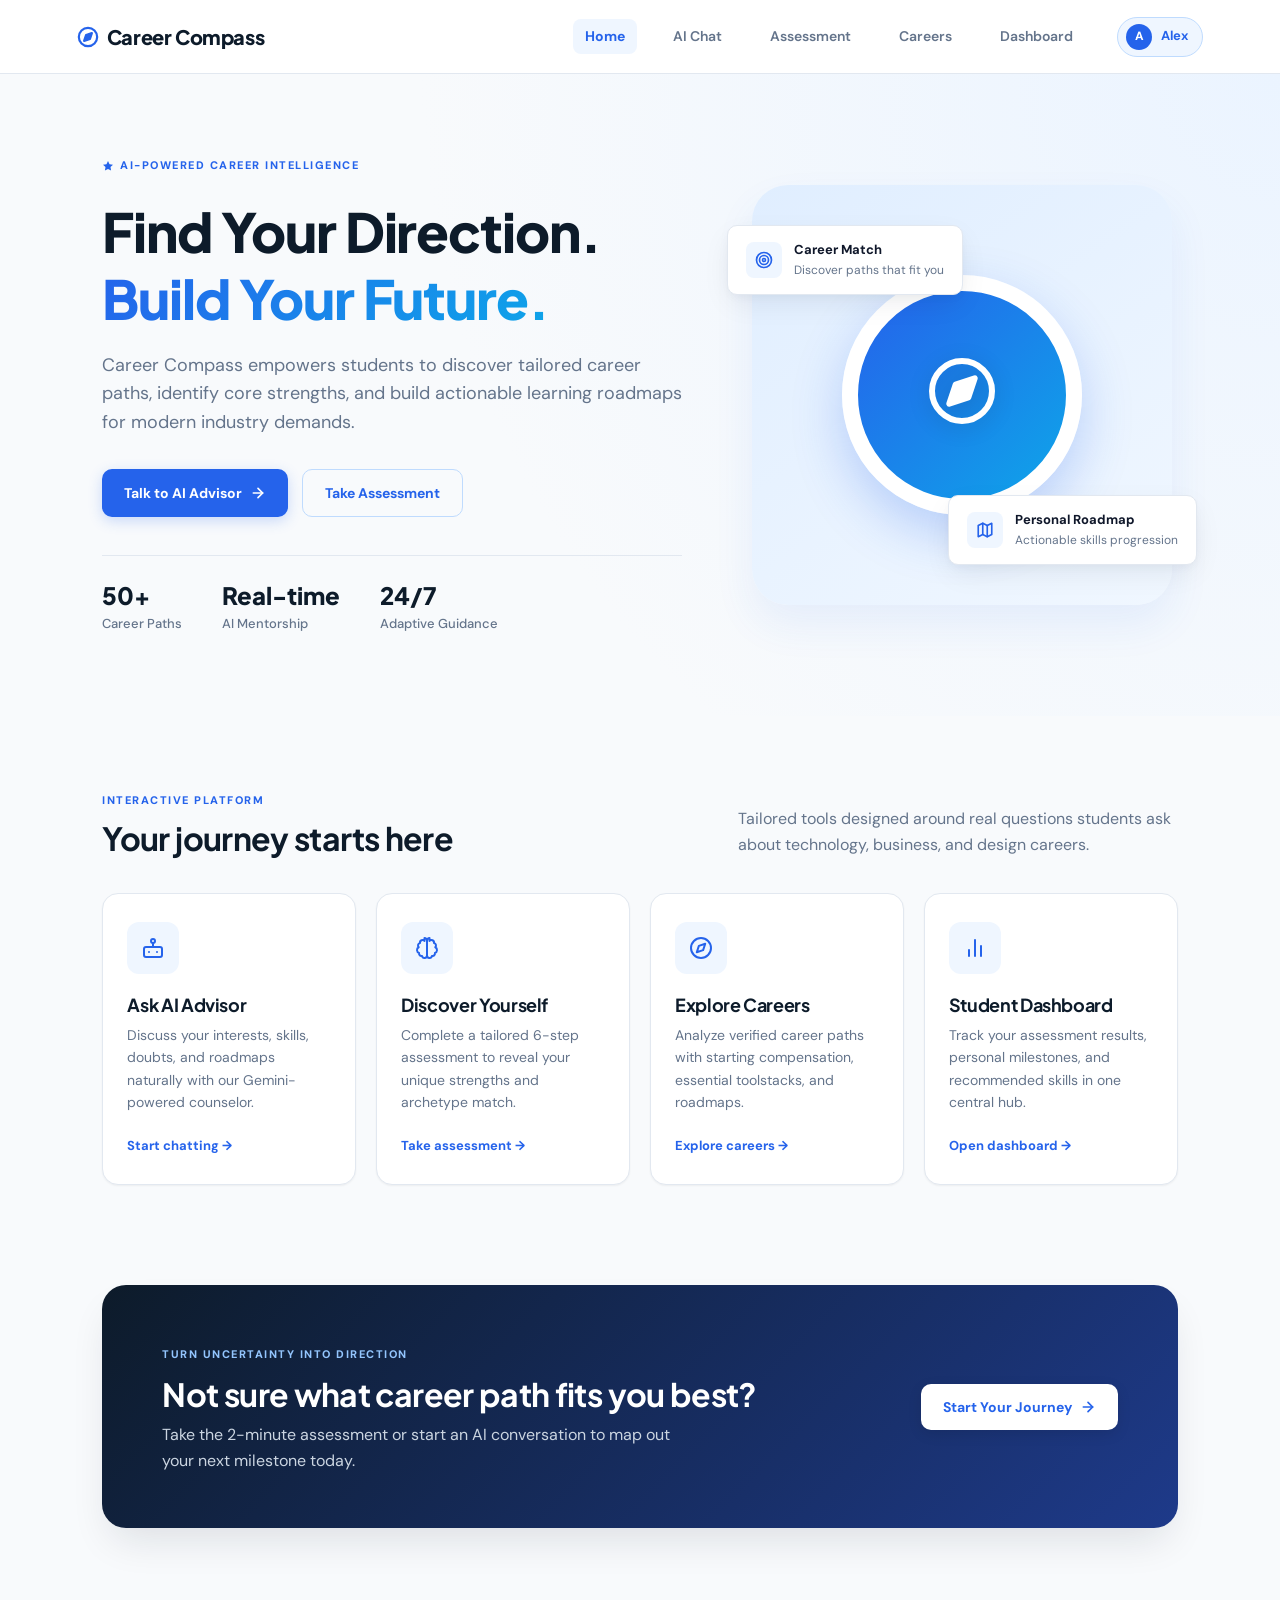
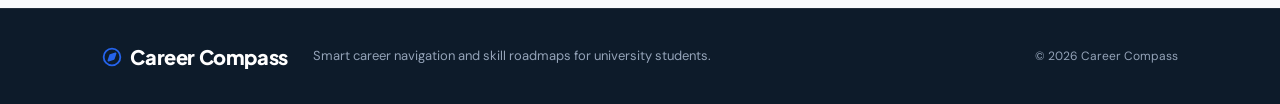
<file: index.html>
<!DOCTYPE html>
<html lang="en">
<head>
  <meta charset="UTF-8">
  <meta name="viewport" content="width=device-width, initial-scale=1.0">
  <meta http-equiv="Cache-Control" content="no-cache, no-store, must-revalidate">
  <meta http-equiv="Pragma" content="no-cache">
  <meta http-equiv="Expires" content="0">
  <title>Career Compass | Intelligent Career Guidance</title>
  <link rel="stylesheet" href="css/style.css?v=5">
</head>
<body>
<nav class="navbar">
  <a class="logo" href="index.html?v=5">
    <svg width="22" height="22" viewBox="0 0 24 24" fill="none" stroke="currentColor" stroke-width="2.4" stroke-linecap="round" stroke-linejoin="round">
      <circle cx="12" cy="12" r="10"></circle>
      <polygon points="16.24 7.76 14.12 14.12 7.76 16.24 9.88 9.88 16.24 7.76" fill="currentColor"></polygon>
    </svg>
    Career Compass
  </a>
  <div class="nav-links">
    <a class="active" href="index.html?v=5">Home</a>
    <a href="chatbot.html?v=5">AI Chat</a>
    <a href="assessment.html?v=5">Assessment</a>
    <a href="careers.html?v=5">Careers</a>
    <a href="dashboard.html?v=5">Dashboard</a>
  </div>
  <a class="nav-user-chip" id="navUserChip" href="dashboard.html?v=5" title="View your dashboard">
    <div class="nav-user-avatar">A</div>
    <span class="nav-user-name">Alex</span>
  </a>
</nav>

<main>
<section class="hero">
  <div class="hero-copy">
    <div class="badge">
      <svg width="12" height="12" viewBox="0 0 24 24" fill="currentColor">
        <polygon points="12 2 15.09 8.26 22 9.27 17 14.14 18.18 21.02 12 17.77 5.82 21.02 7 14.14 2 9.27 8.91 8.26 12 2"></polygon>
      </svg>
      AI-Powered Career Intelligence
    </div>
    <h1>Find Your Direction.<br><span>Build Your Future.</span></h1>
    <p>Career Compass empowers students to discover tailored career paths, identify core strengths, and build actionable learning roadmaps for modern industry demands.</p>
    <div class="hero-actions">
      <a class="btn" href="chatbot.html">
        Talk to AI Advisor
        <svg width="16" height="16" viewBox="0 0 24 24" fill="none" stroke="currentColor" stroke-width="2.5" stroke-linecap="round" stroke-linejoin="round"><line x1="5" y1="12" x2="19" y2="12"></line><polyline points="12 5 19 12 12 19"></polyline></svg>
      </a>
      <a class="btn btn-outline" href="assessment.html">Take Assessment</a>
    </div>
    <div class="mini-stats">
      <div><strong>50+</strong><small>Career Paths</small></div>
      <div><strong>Real-time</strong><small>AI Mentorship</small></div>
      <div><strong>24/7</strong><small>Adaptive Guidance</small></div>
    </div>
  </div>
  <div class="hero-card">
    <div class="compass-ring">
      <div class="compass-center">
        <svg viewBox="0 0 24 24" fill="none" stroke="currentColor" stroke-width="2" stroke-linecap="round" stroke-linejoin="round">
          <circle cx="12" cy="12" r="10"></circle>
          <polygon points="16.24 7.76 14.12 14.12 7.76 16.24 9.88 9.88 16.24 7.76" fill="white"></polygon>
        </svg>
      </div>
    </div>
    <div class="floating-card card-one">
      <div class="fl-icon">
        <svg width="18" height="18" viewBox="0 0 24 24" fill="none" stroke="currentColor" stroke-width="2.2" stroke-linecap="round" stroke-linejoin="round">
          <circle cx="12" cy="12" r="10"></circle>
          <circle cx="12" cy="12" r="6"></circle>
          <circle cx="12" cy="12" r="2"></circle>
        </svg>
      </div>
      <div>
        <b>Career Match</b>
        <span>Discover paths that fit you</span>
      </div>
    </div>
    <div class="floating-card card-two">
      <div class="fl-icon">
        <svg width="18" height="18" viewBox="0 0 24 24" fill="none" stroke="currentColor" stroke-width="2.2" stroke-linecap="round" stroke-linejoin="round">
          <polygon points="3 6 9 3 15 6 21 3 21 18 15 21 9 18 3 21"></polygon>
          <line x1="9" y1="3" x2="9" y2="18"></line>
          <line x1="15" y1="6" x2="15" y2="21"></line>
        </svg>
      </div>
      <div>
        <b>Personal Roadmap</b>
        <span>Actionable skills progression</span>
      </div>
    </div>
  </div>
</section>

<section class="section">
  <div class="section-heading">
    <div>
      <div class="eyebrow">Interactive Platform</div>
      <h2>Your journey starts here</h2>
    </div>
    <p>Tailored tools designed around real questions students ask about technology, business, and design careers.</p>
  </div>
  <div class="feature-grid">
    <a class="feature-card" href="chatbot.html">
      <div class="feature-icon-wrap">
        <svg width="24" height="24" viewBox="0 0 24 24" fill="none" stroke="currentColor" stroke-width="2" stroke-linecap="round" stroke-linejoin="round">
          <rect x="3" y="11" width="18" height="10" rx="2"></rect>
          <circle cx="12" cy="5" r="2"></circle>
          <path d="M12 7v4"></path>
          <line x1="8" y1="16" x2="8" y2="16"></line>
          <line x1="16" y1="16" x2="16" y2="16"></line>
        </svg>
      </div>
      <h3>Ask AI Advisor</h3>
      <p>Discuss your interests, skills, doubts, and roadmaps naturally with our Gemini-powered counselor.</p>
      <span>Start chatting →</span>
    </a>

    <a class="feature-card" href="assessment.html">
      <div class="feature-icon-wrap">
        <svg width="24" height="24" viewBox="0 0 24 24" fill="none" stroke="currentColor" stroke-width="2" stroke-linecap="round" stroke-linejoin="round">
          <path d="M9.5 2A2.5 2.5 0 0 1 12 4.5v15a2.5 2.5 0 0 1-4.96.44 2.5 2.5 0 0 1-2.96-3.08 3 3 0 0 1-.34-5.58 2.5 2.5 0 0 1 1.32-4.24 2.5 2.5 0 0 1 4.44-2.04z"></path>
          <path d="M14.5 2A2.5 2.5 0 0 0 12 4.5v15a2.5 2.5 0 0 0 4.96.44 2.5 2.5 0 0 0 2.96-3.08 3 3 0 0 0 .34-5.58 2.5 2.5 0 0 0-1.32-4.24 2.5 2.5 0 0 0-4.44-2.04z"></path>
        </svg>
      </div>
      <h3>Discover Yourself</h3>
      <p>Complete a tailored 6-step assessment to reveal your unique strengths and archetype match.</p>
      <span>Take assessment →</span>
    </a>

    <a class="feature-card" href="careers.html">
      <div class="feature-icon-wrap">
        <svg width="24" height="24" viewBox="0 0 24 24" fill="none" stroke="currentColor" stroke-width="2" stroke-linecap="round" stroke-linejoin="round">
          <circle cx="12" cy="12" r="10"></circle>
          <polygon points="16.24 7.76 14.12 14.12 7.76 16.24 9.88 9.88 16.24 7.76"></polygon>
        </svg>
      </div>
      <h3>Explore Careers</h3>
      <p>Analyze verified career paths with starting compensation, essential toolstacks, and roadmaps.</p>
      <span>Explore careers →</span>
    </a>

    <a class="feature-card" href="dashboard.html">
      <div class="feature-icon-wrap">
        <svg width="24" height="24" viewBox="0 0 24 24" fill="none" stroke="currentColor" stroke-width="2" stroke-linecap="round" stroke-linejoin="round">
          <line x1="18" y1="20" x2="18" y2="10"></line>
          <line x1="12" y1="20" x2="12" y2="4"></line>
          <line x1="6" y1="20" x2="6" y2="14"></line>
        </svg>
      </div>
      <h3>Student Dashboard</h3>
      <p>Track your assessment results, personal milestones, and recommended skills in one central hub.</p>
      <span>Open dashboard →</span>
    </a>
  </div>
</section>

<section class="cta">
  <div>
    <div class="eyebrow">Turn Uncertainty into Direction</div>
    <h2>Not sure what career path fits you best?</h2>
    <p>Take the 2-minute assessment or start an AI conversation to map out your next milestone today.</p>
  </div>
  <a class="btn light-btn" href="chatbot.html">
    Start Your Journey
    <svg width="16" height="16" viewBox="0 0 24 24" fill="none" stroke="currentColor" stroke-width="2.5" stroke-linecap="round" stroke-linejoin="round"><line x1="5" y1="12" x2="19" y2="12"></line><polyline points="12 5 19 12 12 19"></polyline></svg>
  </a>
</section>
</main>

<footer>
  <div class="logo">
    <svg width="20" height="20" viewBox="0 0 24 24" fill="none" stroke="currentColor" stroke-width="2.2" stroke-linecap="round" stroke-linejoin="round">
      <circle cx="12" cy="12" r="10"></circle>
      <polygon points="16.24 7.76 14.12 14.12 7.76 16.24 9.88 9.88 16.24 7.76" fill="currentColor"></polygon>
    </svg>
    Career Compass
  </div>
  <p>Smart career navigation and skill roadmaps for university students.</p>
  <small>© 2026 Career Compass</small>
</footer>

<script src="js/main.js?v=5"></script>
</body>
</html>
</file>
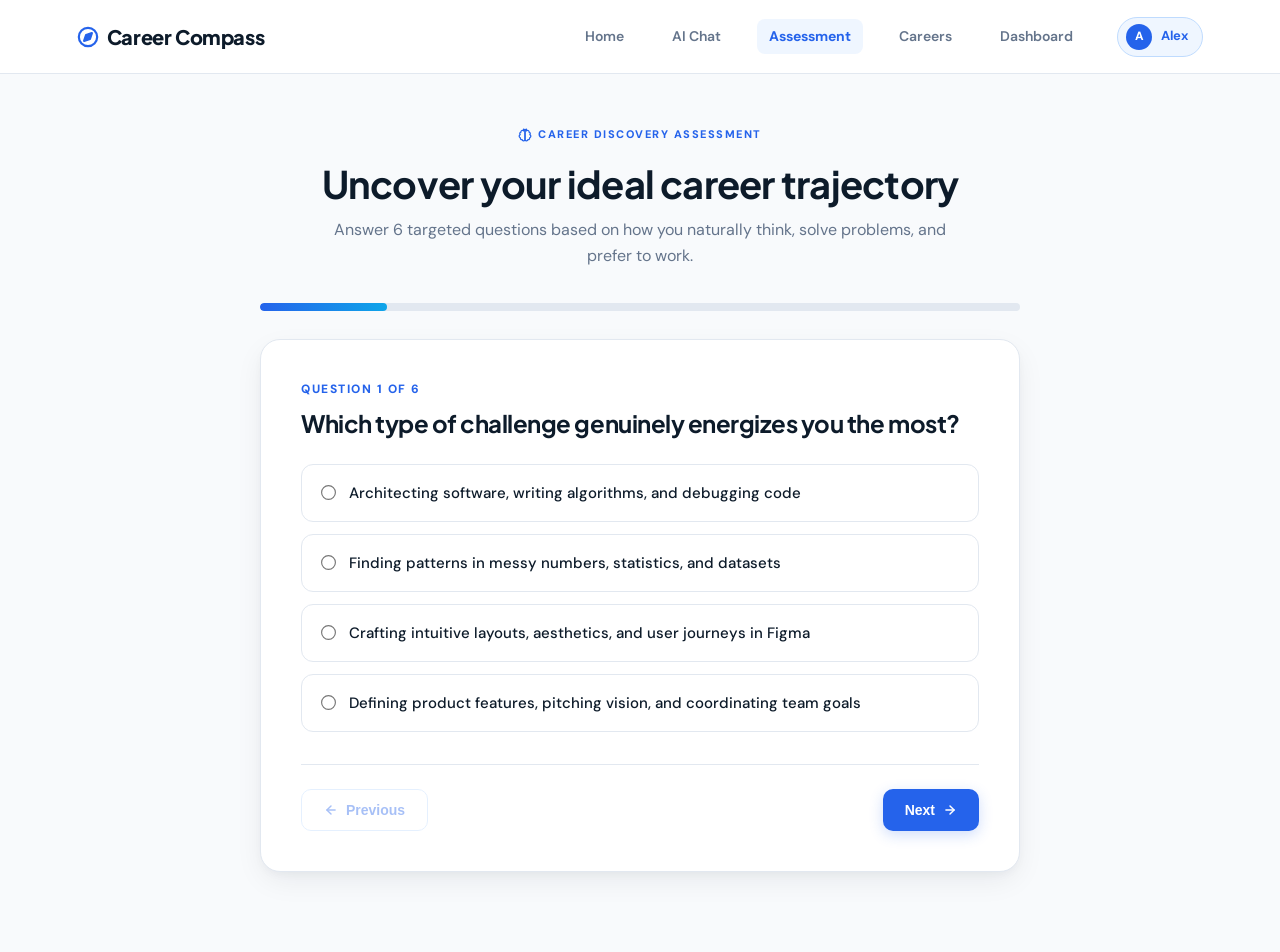
<file: assessment.html>
<!DOCTYPE html>
<html lang="en">
<head>
  <meta charset="UTF-8">
  <meta name="viewport" content="width=device-width, initial-scale=1.0">
  <meta http-equiv="Cache-Control" content="no-cache, no-store, must-revalidate">
  <meta http-equiv="Pragma" content="no-cache">
  <meta http-equiv="Expires" content="0">
  <title>Career Discovery Assessment | Career Compass</title>
  <link rel="stylesheet" href="css/style.css?v=5">
</head>
<body>
<nav class="navbar">
  <a class="logo" href="index.html?v=5">
    <svg width="22" height="22" viewBox="0 0 24 24" fill="none" stroke="currentColor" stroke-width="2.4" stroke-linecap="round" stroke-linejoin="round">
      <circle cx="12" cy="12" r="10"></circle>
      <polygon points="16.24 7.76 14.12 14.12 7.76 16.24 9.88 9.88 16.24 7.76" fill="currentColor"></polygon>
    </svg>
    Career Compass
  </a>
  <div class="nav-links">
    <a href="index.html?v=5">Home</a>
    <a href="chatbot.html?v=5">AI Chat</a>
    <a class="active" href="assessment.html?v=5">Assessment</a>
    <a href="careers.html?v=5">Careers</a>
    <a href="dashboard.html?v=5">Dashboard</a>
  </div>
  <a class="nav-user-chip" id="navUserChip" href="dashboard.html?v=5" title="View your dashboard">
    <div class="nav-user-avatar">A</div>
    <span class="nav-user-name">Alex</span>
  </a>
</nav>

<main class="assessment-page">
  <div class="center-heading">
    <div class="eyebrow">
      <svg width="14" height="14" viewBox="0 0 24 24" fill="none" stroke="currentColor" stroke-width="2.2" stroke-linecap="round" stroke-linejoin="round">
        <path d="M9.5 2A2.5 2.5 0 0 1 12 4.5v15a2.5 2.5 0 0 1-4.96.44 2.5 2.5 0 0 1-2.96-3.08 3 3 0 0 1-.34-5.58 2.5 2.5 0 0 1 1.32-4.24 2.5 2.5 0 0 1 4.44-2.04z"></path>
        <path d="M14.5 2A2.5 2.5 0 0 0 12 4.5v15a2.5 2.5 0 0 0 4.96.44 2.5 2.5 0 0 0 2.96-3.08 3 3 0 0 0 .34-5.58 2.5 2.5 0 0 0-1.32-4.24 2.5 2.5 0 0 0-4.44-2.04z"></path>
      </svg>
      Career Discovery Assessment
    </div>
    <h1>Uncover your ideal career trajectory</h1>
    <p>Answer 6 targeted questions based on how you naturally think, solve problems, and prefer to work.</p>
  </div>

  <div class="progress"><span id="progressBar"></span></div>

  <div class="assessment-card">
    <div id="questionArea"></div>
    <div class="assessment-actions" id="assessmentActions">
      <button class="btn btn-outline" id="prevBtn" type="button">
        <svg width="14" height="14" viewBox="0 0 24 24" fill="none" stroke="currentColor" stroke-width="2.5" stroke-linecap="round" stroke-linejoin="round"><line x1="19" y1="12" x2="5" y2="12"></line><polyline points="12 19 5 12 12 5"></polyline></svg>
        Previous
      </button>
      <button class="btn" id="nextBtn" type="button">
        Next
        <svg width="14" height="14" viewBox="0 0 24 24" fill="none" stroke="currentColor" stroke-width="2.5" stroke-linecap="round" stroke-linejoin="round"><line x1="5" y1="12" x2="19" y2="12"></line><polyline points="12 5 19 12 12 19"></polyline></svg>
      </button>
    </div>
  </div>
</main>

<script src="js/main.js?v=5"></script>
<script src="js/assessment.js?v=5"></script>
</body>
</html>
</file>
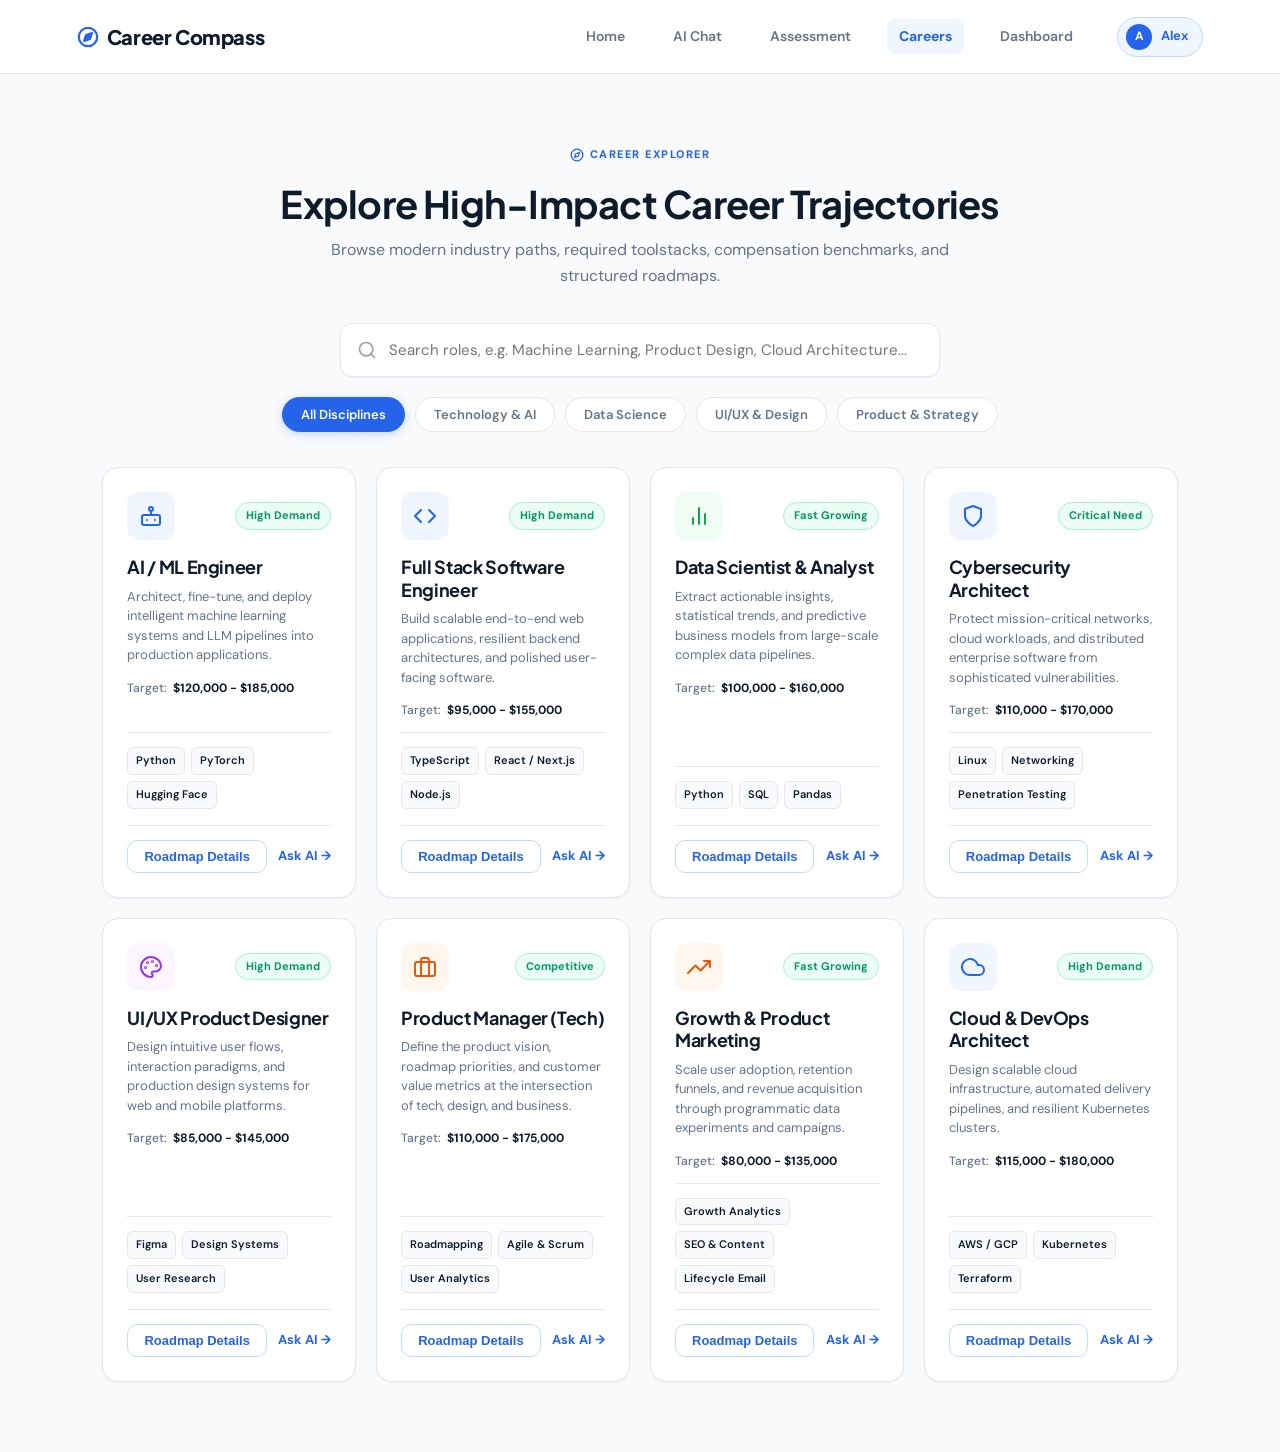
<file: careers.html>
<!DOCTYPE html>
<html lang="en">
<head>
  <meta charset="UTF-8">
  <meta name="viewport" content="width=device-width, initial-scale=1.0">
  <meta http-equiv="Cache-Control" content="no-cache, no-store, must-revalidate">
  <meta http-equiv="Pragma" content="no-cache">
  <meta http-equiv="Expires" content="0">
  <title>Explore High-Impact Careers | Career Compass</title>
  <link rel="stylesheet" href="css/style.css?v=5">
</head>
<body>
<nav class="navbar">
  <a class="logo" href="index.html?v=5">
    <svg width="22" height="22" viewBox="0 0 24 24" fill="none" stroke="currentColor" stroke-width="2.4" stroke-linecap="round" stroke-linejoin="round">
      <circle cx="12" cy="12" r="10"></circle>
      <polygon points="16.24 7.76 14.12 14.12 7.76 16.24 9.88 9.88 16.24 7.76" fill="currentColor"></polygon>
    </svg>
    Career Compass
  </a>
  <div class="nav-links">
    <a href="index.html?v=5">Home</a>
    <a href="chatbot.html?v=5">AI Chat</a>
    <a href="assessment.html?v=5">Assessment</a>
    <a class="active" href="careers.html?v=5">Careers</a>
    <a href="dashboard.html?v=5">Dashboard</a>
  </div>
  <a class="nav-user-chip" id="navUserChip" href="dashboard.html?v=5" title="View your dashboard">
    <div class="nav-user-avatar">A</div>
    <span class="nav-user-name">Alex</span>
  </a>
</nav>

<main class="section careers-page">
  <div class="center-heading">
    <div class="eyebrow">
      <svg width="14" height="14" viewBox="0 0 24 24" fill="none" stroke="currentColor" stroke-width="2.2" stroke-linecap="round" stroke-linejoin="round">
        <circle cx="12" cy="12" r="10"></circle>
        <polygon points="16.24 7.76 14.12 14.12 7.76 16.24 9.88 9.88 16.24 7.76"></polygon>
      </svg>
      Career Explorer
    </div>
    <h1>Explore High-Impact Career Trajectories</h1>
    <p>Browse modern industry paths, required toolstacks, compensation benchmarks, and structured roadmaps.</p>
  </div>

  <div class="search-box">
    <svg width="20" height="20" viewBox="0 0 24 24" fill="none" stroke="currentColor" stroke-width="2" stroke-linecap="round" stroke-linejoin="round">
      <circle cx="11" cy="11" r="8"></circle>
      <line x1="21" y1="21" x2="16.65" y2="16.65"></line>
    </svg>
    <input id="careerSearch" placeholder="Search roles, e.g. Machine Learning, Product Design, Cloud Architecture...">
  </div>

  <div class="career-filters">
    <button class="filter active" data-filter="all">All Disciplines</button>
    <button class="filter" data-filter="technology">Technology & AI</button>
    <button class="filter" data-filter="data">Data Science</button>
    <button class="filter" data-filter="creative">UI/UX & Design</button>
    <button class="filter" data-filter="business">Product & Strategy</button>
  </div>

  <div class="career-grid" id="careerGrid"></div>
</main>

<!-- Career Detail Slide-Over Drawer -->
<div class="drawer-overlay" id="careerDrawer">
  <div class="drawer-content">
    <button class="drawer-close" id="closeDrawerBtn" type="button" aria-label="Close details">
      <svg width="18" height="18" viewBox="0 0 24 24" fill="none" stroke="currentColor" stroke-width="2" stroke-linecap="round" stroke-linejoin="round"><line x1="18" y1="6" x2="6" y2="18"></line><line x1="6" y1="6" x2="18" y2="18"></line></svg>
    </button>
    
    <span class="drawer-badge" id="drawerCategory">Technology</span>
    <h2 id="drawerTitle">AI / ML Engineer</h2>
    <p class="drawer-desc" id="drawerDesc">Build intelligent software systems using predictive modeling, deep learning architectures, and production model serving.</p>

    <div class="drawer-meta-grid">
      <div class="drawer-meta-item">
        <label>Expected Compensation</label>
        <strong id="drawerSalary">$115k - $175k / yr</strong>
      </div>
      <div class="drawer-meta-item">
        <label>Market Demand</label>
        <strong id="drawerDemand">High Growth (28% YoY)</strong>
      </div>
    </div>

    <div class="drawer-section">
      <h4>Primary Technologies & Tools</h4>
      <div class="skill-tags" id="drawerSkills"></div>
    </div>

    <div class="drawer-section">
      <h4>Foundational Roadmap Milestones</h4>
      <ul class="drawer-steps" id="drawerRoadmap"></ul>
    </div>

    <div style="margin-top: 32px;">
      <a id="drawerChatBtn" href="chatbot.html" class="btn" style="width: 100%;">
        Discuss This Career with AI Advisor
        <svg width="16" height="16" viewBox="0 0 24 24" fill="none" stroke="currentColor" stroke-width="2.5" stroke-linecap="round" stroke-linejoin="round"><line x1="5" y1="12" x2="19" y2="12"></line><polyline points="12 5 19 12 12 19"></polyline></svg>
      </a>
    </div>
  </div>
</div>

<script src="js/main.js"></script>
<script>
const careers = [
  {
    id: "ai-engineer",
    name: "AI / ML Engineer",
    cat: "technology",
    iconClass: "career-icon-tech",
    svg: `<svg width="24" height="24" viewBox="0 0 24 24" fill="none" stroke="currentColor" stroke-width="2" stroke-linecap="round" stroke-linejoin="round"><rect x="3" y="11" width="18" height="10" rx="2"></rect><circle cx="12" cy="5" r="2"></circle><path d="M12 7v4"></path><line x1="8" y1="16" x2="8" y2="16"></line><line x1="16" y1="16" x2="16" y2="16"></line></svg>`,
    desc: "Architect, fine-tune, and deploy intelligent machine learning systems and LLM pipelines into production applications.",
    skills: ["Python", "PyTorch", "Hugging Face", "Docker", "FastAPI"],
    salary: "$120,000 - $185,000",
    level: "High Demand",
    demand: "Extremely High (34% YoY growth)",
    roadmap: [
      "Master Python programming, Linear Algebra, and Multivariate Calculus",
      "Implement core ML algorithms from scratch (Regression, Trees, Neural Nets)",
      "Train & fine-tune open-source models using PyTorch & Hugging Face",
      "Deploy scalable inference APIs with FastAPI and Docker on cloud infrastructure"
    ]
  },
  {
    id: "software-dev",
    name: "Full Stack Software Engineer",
    cat: "technology",
    iconClass: "career-icon-tech",
    svg: `<svg width="24" height="24" viewBox="0 0 24 24" fill="none" stroke="currentColor" stroke-width="2" stroke-linecap="round" stroke-linejoin="round"><polyline points="16 18 22 12 16 6"></polyline><polyline points="8 6 2 12 8 18"></polyline></svg>`,
    desc: "Build scalable end-to-end web applications, resilient backend architectures, and polished user-facing software.",
    skills: ["TypeScript", "React / Next.js", "Node.js", "PostgreSQL", "Cloud"],
    salary: "$95,000 - $155,000",
    level: "High Demand",
    demand: "Steady Growth (22% YoY)",
    roadmap: [
      "Master modern JavaScript/TypeScript, data structures, and algorithms",
      "Build modular component-driven frontends with React & clean CSS",
      "Design relational databases, normalization, and REST/GraphQL APIs",
      "Implement CI/CD automated deployment pipelines and cloud infrastructure"
    ]
  },
  {
    id: "data-scientist",
    name: "Data Scientist & Analyst",
    cat: "data",
    iconClass: "career-icon-data",
    svg: `<svg width="24" height="24" viewBox="0 0 24 24" fill="none" stroke="currentColor" stroke-width="2" stroke-linecap="round" stroke-linejoin="round"><line x1="18" y1="20" x2="18" y2="10"></line><line x1="12" y1="20" x2="12" y2="4"></line><line x1="6" y1="20" x2="6" y2="14"></line></svg>`,
    desc: "Extract actionable insights, statistical trends, and predictive business models from large-scale complex data pipelines.",
    skills: ["Python", "SQL", "Pandas", "Scikit-Learn", "Tableau"],
    salary: "$100,000 - $160,000",
    level: "Fast Growing",
    demand: "High Demand (25% YoY)",
    roadmap: [
      "Deep dive into statistical hypothesis testing and probability theory",
      "Master advanced SQL querying, data cleaning, and aggregation techniques",
      "Build regression, clustering, and classification models with Scikit-Learn",
      "Synthesize data into executive storytelling dashboards with Tableau or PowerBI"
    ]
  },
  {
    id: "cybersecurity",
    name: "Cybersecurity Architect",
    cat: "technology",
    iconClass: "career-icon-tech",
    svg: `<svg width="24" height="24" viewBox="0 0 24 24" fill="none" stroke="currentColor" stroke-width="2" stroke-linecap="round" stroke-linejoin="round"><path d="M12 22s8-4 8-10V5l-8-3-8 3v7c0 6 8 10 8 10z"></path></svg>`,
    desc: "Protect mission-critical networks, cloud workloads, and distributed enterprise software from sophisticated vulnerabilities.",
    skills: ["Linux", "Networking", "Penetration Testing", "SIEM", "IAM"],
    salary: "$110,000 - $170,000",
    level: "Critical Need",
    demand: "Very High (31% YoY)",
    roadmap: [
      "Master TCP/IP networking protocols, packet inspection, and Linux systems",
      "Understand threat modeling, OWASP Top 10 vulnerabilities, and security auditing",
      "Earn industry-recognized credentials (CompTIA Security+, CEH, or OSCP)",
      "Configure modern SIEM log monitoring and cloud identity security posture"
    ]
  },
  {
    id: "ui-ux-designer",
    name: "UI/UX Product Designer",
    cat: "creative",
    iconClass: "career-icon-design",
    svg: `<svg width="24" height="24" viewBox="0 0 24 24" fill="none" stroke="currentColor" stroke-width="2" stroke-linecap="round" stroke-linejoin="round"><circle cx="13.5" cy="6.5" r=".5"></circle><circle cx="17.5" cy="10.5" r=".5"></circle><circle cx="8.5" cy="7.5" r=".5"></circle><circle cx="6.5" cy="12.5" r=".5"></circle><path d="M12 2C6.5 2 2 6.5 2 12s4.5 10 10 10c.926 0 1.648-.746 1.648-1.688 0-.437-.18-.835-.437-1.125-.29-.289-.438-.652-.438-1.125a1.64 1.64 0 0 1 1.668-1.668h1.996c3.051 0 5.563-2.512 5.563-5.563C22 6.5 17.5 2 12 2z"></path></svg>`,
    desc: "Design intuitive user flows, interaction paradigms, and production design systems for web and mobile platforms.",
    skills: ["Figma", "Design Systems", "User Research", "Wireframing", "Prototyping"],
    salary: "$85,000 - $145,000",
    level: "High Demand",
    demand: "Steady Growth (18% YoY)",
    roadmap: [
      "Learn visual hierarchy, modern typography rules, and spatial spacing tokens",
      "Master Figma components, auto-layout, interactive variants, and variables",
      "Conduct user interviews, cognitive walkthroughs, and accessibility audits",
      "Publish 3 in-depth case study portfolio pieces solving real user friction"
    ]
  },
  {
    id: "product-manager",
    name: "Product Manager (Tech)",
    cat: "business",
    iconClass: "career-icon-business",
    svg: `<svg width="24" height="24" viewBox="0 0 24 24" fill="none" stroke="currentColor" stroke-width="2" stroke-linecap="round" stroke-linejoin="round"><rect x="2" y="7" width="20" height="14" rx="2" ry="2"></rect><path d="M16 21V5a2 2 0 0 0-2-2h-4a2 2 0 0 0-2 2v16"></path></svg>`,
    desc: "Define the product vision, roadmap priorities, and customer value metrics at the intersection of tech, design, and business.",
    skills: ["Roadmapping", "Agile & Scrum", "User Analytics", "A/B Testing", "Strategy"],
    salary: "$110,000 - $175,000",
    level: "Competitive",
    demand: "High Demand (20% YoY)",
    roadmap: [
      "Understand the software lifecycle and technical fundamentals",
      "Learn customer discovery techniques and user story writing frameworks",
      "Define North Star metrics, cohort analytics, and hypothesis-driven experimentation",
      "Lead cross-functional sprints and ship a live MVP to measurable users"
    ]
  },
  {
    id: "growth-marketing",
    name: "Growth & Product Marketing",
    cat: "business",
    iconClass: "career-icon-business",
    svg: `<svg width="24" height="24" viewBox="0 0 24 24" fill="none" stroke="currentColor" stroke-width="2" stroke-linecap="round" stroke-linejoin="round"><polyline points="23 6 13.5 15.5 8.5 10.5 1 18"></polyline><polyline points="17 6 23 6 23 12"></polyline></svg>`,
    desc: "Scale user adoption, retention funnels, and revenue acquisition through programmatic data experiments and campaigns.",
    skills: ["Growth Analytics", "SEO & Content", "Lifecycle Email", "Funnel Optimization"],
    salary: "$80,000 - $135,000",
    level: "Fast Growing",
    demand: "Moderate Growth (16% YoY)",
    roadmap: [
      "Master behavioral analytics tools (Mixpanel, PostHog, Google Analytics)",
      "Design and execute multi-channel user acquisition campaigns",
      "Optimize conversion funnels, signup flows, and activation loops",
      "Analyze customer unit economics: LTV, CAC, and retention cohorts"
    ]
  },
  {
    id: "cloud-devops",
    name: "Cloud & DevOps Architect",
    cat: "technology",
    iconClass: "career-icon-tech",
    svg: `<svg width="24" height="24" viewBox="0 0 24 24" fill="none" stroke="currentColor" stroke-width="2" stroke-linecap="round" stroke-linejoin="round"><path d="M18 10h-1.26A8 8 0 1 0 9 20h9a5 5 0 0 0 0-10z"></path></svg>`,
    desc: "Design scalable cloud infrastructure, automated delivery pipelines, and resilient Kubernetes clusters.",
    skills: ["AWS / GCP", "Kubernetes", "Terraform", "CI/CD", "Prometheus"],
    salary: "$115,000 - $180,000",
    level: "High Demand",
    demand: "Strong Growth (27% YoY)",
    roadmap: [
      "Master Linux systems engineering, bash scripting, and containerization",
      "Define Infrastructure-as-Code using Terraform and CloudFormation",
      "Orchestrate resilient microservices on Kubernetes clusters",
      "Implement zero-downtime CI/CD deployments and Prometheus monitoring"
    ]
  }
];

const grid = document.getElementById("careerGrid");
const search = document.getElementById("careerSearch");
const drawer = document.getElementById("careerDrawer");
const closeDrawerBtn = document.getElementById("closeDrawerBtn");

function renderCards(list) {
  grid.innerHTML = list.map(c => `
    <article class="career-card" data-cat="${c.cat}">
      <div class="career-card-top">
        <div class="career-icon-wrap ${c.iconClass}">
          ${c.svg}
        </div>
        <span class="career-level">${c.level}</span>
      </div>
      <h3>${c.name}</h3>
      <p>${c.desc}</p>
      
      <div class="career-salary">
        <span>Target:</span> ${c.salary}
      </div>

      <div class="skill-tags">
        ${c.skills.slice(0, 3).map(s => `<span class="skill-tag">${s}</span>`).join("")}
      </div>

      <div class="career-card-actions">
        <button class="btn btn-outline btn-small detail-btn" onclick="openCareerDrawer('${c.id}')" type="button">
          Roadmap Details
        </button>
        <a href="chatbot.html?v=5&career=${encodeURIComponent(c.name)}" title="Discuss in AI Chat">
          Ask AI →
        </a>
      </div>
    </article>
  `).join("");
}

function openCareerDrawer(careerId) {
  const item = careers.find(x => x.id === careerId);
  if (!item) return;

  document.getElementById("drawerCategory").textContent = item.cat.toUpperCase();
  document.getElementById("drawerTitle").textContent = item.name;
  document.getElementById("drawerDesc").textContent = item.desc;
  document.getElementById("drawerSalary").textContent = item.salary + " / yr";
  document.getElementById("drawerDemand").textContent = item.demand;
  
  document.getElementById("drawerSkills").innerHTML = 
    item.skills.map(s => `<span class="skill-tag">${s}</span>`).join("");

  document.getElementById("drawerRoadmap").innerHTML = 
    item.roadmap.map(step => `<li>${step}</li>`).join("");

  document.getElementById("drawerChatBtn").href = 
    `chatbot.html?v=5&career=${encodeURIComponent(item.name)}`;

  const drawerEl = document.getElementById("careerDrawer") || document.getElementById("careerDrawerOverlay");
  if (drawerEl) drawerEl.classList.add("open");
}

document.querySelectorAll("#closeDrawerBtn, #drawerCloseBtn, [data-close-drawer]").forEach(btn => {
  btn.addEventListener("click", () => {
    const drawerEl = document.getElementById("careerDrawer") || document.getElementById("careerDrawerOverlay");
    if (drawerEl) drawerEl.classList.remove("open");
  });
});

renderCards(careers);

// Category filtering
document.querySelectorAll(".filter").forEach(btn => {
  btn.onclick = () => {
    document.querySelectorAll(".filter").forEach(x => x.classList.remove("active"));
    btn.classList.add("active");
    const filter = btn.dataset.filter;
    const filtered = filter === "all" ? careers : careers.filter(c => c.cat === filter);
    renderCards(filtered);
  };
});

// Real-time search
search.oninput = () => {
  const q = search.value.toLowerCase().trim();
  const matched = careers.filter(c => 
    (c.name + " " + c.desc + " " + c.skills.join(" ")).toLowerCase().includes(q)
  );
  renderCards(matched);
};
</script>
<script src="js/main.js?v=5"></script>
</body>
</html>
</file>
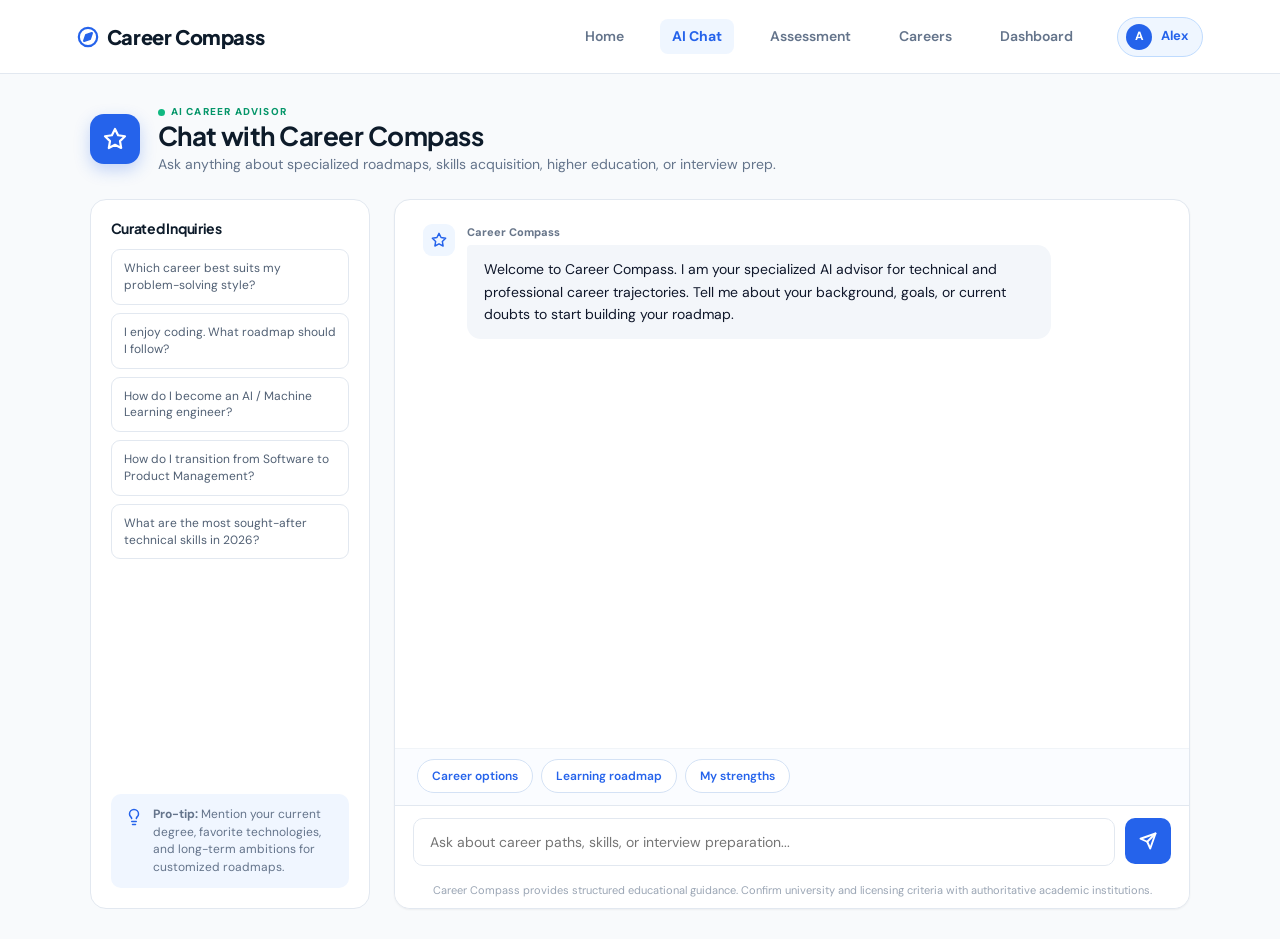
<file: chatbot.html>
<!DOCTYPE html>
<html lang="en">
<head>
  <meta charset="UTF-8">
  <meta name="viewport" content="width=device-width, initial-scale=1.0">
  <meta http-equiv="Cache-Control" content="no-cache, no-store, must-revalidate">
  <meta http-equiv="Pragma" content="no-cache">
  <meta http-equiv="Expires" content="0">
  <title>AI Career Advisor | Career Compass</title>
  <link rel="stylesheet" href="css/style.css?v=5">
</head>
<body>
<nav class="navbar">
  <a class="logo" href="index.html?v=5">
    <svg width="22" height="22" viewBox="0 0 24 24" fill="none" stroke="currentColor" stroke-width="2.4" stroke-linecap="round" stroke-linejoin="round">
      <circle cx="12" cy="12" r="10"></circle>
      <polygon points="16.24 7.76 14.12 14.12 7.76 16.24 9.88 9.88 16.24 7.76" fill="currentColor"></polygon>
    </svg>
    Career Compass
  </a>
  <div class="nav-links">
    <a href="index.html?v=5">Home</a>
    <a class="active" href="chatbot.html?v=5">AI Chat</a>
    <a href="assessment.html?v=5">Assessment</a>
    <a href="careers.html?v=5">Careers</a>
    <a href="dashboard.html?v=5">Dashboard</a>
  </div>
  <a class="nav-user-chip" id="navUserChip" href="dashboard.html?v=5" title="View your dashboard">
    <div class="nav-user-avatar">A</div>
    <span class="nav-user-name">Alex</span>
  </a>
</nav>

<main class="chat-page">
  <div class="chat-header">
    <div class="ai-avatar">
      <svg width="24" height="24" viewBox="0 0 24 24" fill="none" stroke="currentColor" stroke-width="2.2" stroke-linecap="round" stroke-linejoin="round">
        <polygon points="12 2 15.09 8.26 22 9.27 17 14.14 18.18 21.02 12 17.77 5.82 21.02 7 14.14 2 9.27 8.91 8.26 12 2"></polygon>
      </svg>
    </div>
    <div>
      <div class="online"><span></span> AI Career Advisor</div>
      <h1>Chat with Career Compass</h1>
      <p>Ask anything about specialized roadmaps, skills acquisition, higher education, or interview prep.</p>
    </div>
    <div class="api-key-badge">
      <button class="api-key-btn" id="apiKeyBtn" type="button" style="display:none" title="Configure Gemini API Key">
        <span class="api-status-dot" id="apiStatusDot"></span>
        <span id="apiKeyBtnText">Gemini API</span>
      </button>
    </div>
  </div>

  <div class="chat-layout">
    <aside class="chat-sidebar">
      <h3>Curated Inquiries</h3>
      <button class="suggestion">Which career best suits my problem-solving style?</button>
      <button class="suggestion">I enjoy coding. What roadmap should I follow?</button>
      <button class="suggestion">How do I become an AI / Machine Learning engineer?</button>
      <button class="suggestion">How do I transition from Software to Product Management?</button>
      <button class="suggestion">What are the most sought-after technical skills in 2026?</button>
      
      <div class="tip-box">
        <svg width="18" height="18" viewBox="0 0 24 24" fill="none" stroke="currentColor" stroke-width="2" stroke-linecap="round" stroke-linejoin="round">
          <path d="M9 18h6"></path><path d="M10 22h4"></path>
          <path d="M15.09 14c.18-.98.65-1.74 1.41-2.5A4.65 4.65 0 0 0 18 8 6 6 0 0 0 6 8c0 1 .23 2.23 1.5 3.5A4.61 4.61 0 0 1 8.91 14"></path>
        </svg>
        <p><b>Pro-tip:</b> Mention your current degree, favorite technologies, and long-term ambitions for customized roadmaps.</p>
      </div>
    </aside>

    <section class="chat-box">
      <div class="messages" id="messages">
        <div class="message bot">
          <div class="msg-avatar">
            <svg width="16" height="16" viewBox="0 0 24 24" fill="none" stroke="currentColor" stroke-width="2.2" stroke-linecap="round" stroke-linejoin="round">
              <polygon points="12 2 15.09 8.26 22 9.27 17 14.14 18.18 21.02 12 17.77 5.82 21.02 7 14.14 2 9.27 8.91 8.26 12 2"></polygon>
            </svg>
          </div>
          <div>
            <div class="msg-name">Career Compass</div>
            <div class="bubble" id="welcomeBubble">
              Welcome to Career Compass. I am your specialized AI advisor for technical and professional career trajectories. Tell me about your background, goals, or current doubts to start building your roadmap.
            </div>
          </div>
        </div>
      </div>

      <div class="quick-row">
        <button class="quick" type="button">Career options</button>
        <button class="quick" type="button">Learning roadmap</button>
        <button class="quick" type="button">My strengths</button>
      </div>

      <form class="chat-input" id="chatForm">
        <input id="userInput" type="text" placeholder="Ask about career paths, skills, or interview preparation..." autocomplete="off">
        <button type="submit" aria-label="Send message">
          <svg width="18" height="18" viewBox="0 0 24 24" fill="none" stroke="currentColor" stroke-width="2.5" stroke-linecap="round" stroke-linejoin="round">
            <line x1="22" y1="2" x2="11" y2="13"></line>
            <polygon points="22 2 15 22 11 13 2 9 22 2"></polygon>
          </svg>
        </button>
      </form>
      
      <div class="disclaimer">Career Compass provides structured educational guidance. Confirm university and licensing criteria with authoritative academic institutions.</div>
    </section>
  </div>
</main>

<!-- API Key Configuration Modal -->
<div class="modal-overlay" id="apiKeyModal">
  <div class="modal-card">
    <h3>Gemini API Configuration</h3>
    <p>Your API key is stored locally in browser storage (<code>localStorage</code>) and is never transmitted to any central database or committed to Git.</p>
    <div class="form-group">
      <label for="apiKeyInput">Gemini API Key</label>
      <input type="password" id="apiKeyInput" placeholder="Paste your Gemini API key (AQ... or AIza...)" autocomplete="off">
    </div>
    <div class="modal-btns">
      <button class="btn btn-outline btn-small" id="clearKeyBtn" type="button">Clear Key</button>
      <button class="btn btn-outline btn-small" id="closeKeyModalBtn" type="button">Cancel</button>
      <button class="btn btn-small" id="saveKeyBtn" type="button">Save Settings</button>
    </div>
  </div>
</div>

<script src="js/main.js?v=5"></script>
<script src="js/chatbot.js?v=7"></script>
</body>
</html>
</file>
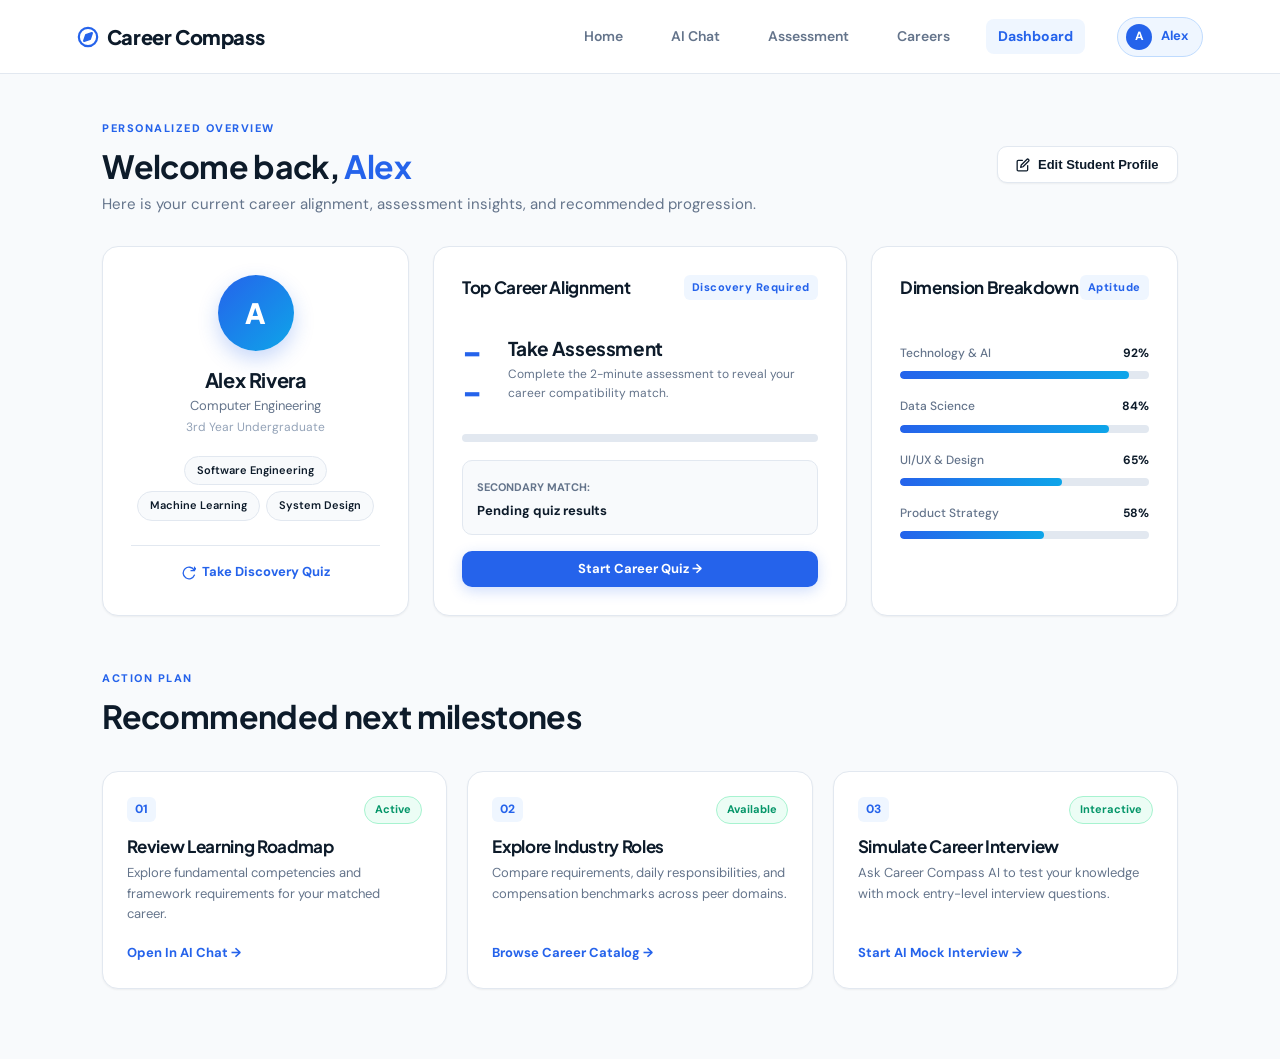
<file: dashboard.html>
<!DOCTYPE html>
<html lang="en">
<head>
  <meta charset="UTF-8">
  <meta name="viewport" content="width=device-width, initial-scale=1.0">
  <meta http-equiv="Cache-Control" content="no-cache, no-store, must-revalidate">
  <meta http-equiv="Pragma" content="no-cache">
  <meta http-equiv="Expires" content="0">
  <title>Student Dashboard | Career Compass</title>
  <link rel="stylesheet" href="css/style.css?v=5">
</head>
<body>
<nav class="navbar">
  <a class="logo" href="index.html?v=5">
    <svg width="22" height="22" viewBox="0 0 24 24" fill="none" stroke="currentColor" stroke-width="2.4" stroke-linecap="round" stroke-linejoin="round">
      <circle cx="12" cy="12" r="10"></circle>
      <polygon points="16.24 7.76 14.12 14.12 7.76 16.24 9.88 9.88 16.24 7.76" fill="currentColor"></polygon>
    </svg>
    Career Compass
  </a>
  <div class="nav-links">
    <a href="index.html?v=5">Home</a>
    <a href="chatbot.html?v=5">AI Chat</a>
    <a href="assessment.html?v=5">Assessment</a>
    <a href="careers.html?v=5">Careers</a>
    <a class="active" href="dashboard.html?v=5">Dashboard</a>
  </div>
  <a class="nav-user-chip" id="navUserChip" href="dashboard.html?v=5" title="View your dashboard">
    <div class="nav-user-avatar" id="navAvatar">A</div>
    <span class="nav-user-name" id="navName">Alex</span>
  </a>
</nav>

<main class="dashboard section">
  <div class="dash-welcome">
    <div>
      <div class="eyebrow">Personalized Overview</div>
      <h1>Welcome back, <span id="welcomeName">Alex</span></h1>
      <p>Here is your current career alignment, assessment insights, and recommended progression.</p>
    </div>
    <button class="profile-chip" id="editProfileBtn" type="button">
      <svg width="14" height="14" viewBox="0 0 24 24" fill="none" stroke="currentColor" stroke-width="2.2" stroke-linecap="round" stroke-linejoin="round">
        <path d="M11 4H4a2 2 0 0 0-2 2v14a2 2 0 0 0 2 2h14a2 2 0 0 0 2-2v-7"></path>
        <path d="M18.5 2.5a2.121 2.121 0 0 1 3 3L12 15l-4 1 1-4 9.5-9.5z"></path>
      </svg>
      Edit Student Profile
    </button>
  </div>

  <div class="dash-grid">
    <!-- Student Profile Card -->
    <div class="dash-card profile-card">
      <div class="avatar-large" id="profileAvatar">A</div>
      <h2 id="profileFullName">Alex Rivera</h2>
      <p id="profileDegree">Computer Science & Engineering</p>
      <p style="font-size: 12px; color: var(--muted-light); margin-top: 2px;" id="profileYear">3rd Year Undergraduate</p>
      
      <div class="profile-tags" id="profileSkillTags">
        <span>Software Engineering</span>
        <span>Machine Learning</span>
        <span>System Design</span>
      </div>

      <div style="margin-top: auto; padding-top: 16px; border-top: 1px solid var(--border);">
        <a href="assessment.html" class="next-card-link" style="justify-content: center;">
          <svg width="14" height="14" viewBox="0 0 24 24" fill="none" stroke="currentColor" stroke-width="2.2" stroke-linecap="round" stroke-linejoin="round"><path d="M21.5 2v6h-6M21.34 15.57a10 10 0 1 1-.57-8.38l5.67-5.67"/></svg>
          <span id="assessmentActionText">Retake Assessment</span>
        </a>
      </div>
    </div>

    <!-- Career Match Card -->
    <div class="dash-card">
      <div class="card-title">
        <h3>Top Career Alignment</h3>
        <span id="matchCategory">AI & Technology</span>
      </div>

      <div class="match">
        <div class="match-score" id="matchScore">92%</div>
        <div>
          <h2 id="matchTitle">AI / ML Engineer</h2>
          <p id="matchDesc">Exceptional match based on your recent discovery assessment.</p>
        </div>
      </div>

      <div class="meter"><span id="matchMeterBar" style="width: 92%"></span></div>

      <div style="background: var(--bg); border: 1px solid var(--border); border-radius: 10px; padding: 12px 14px; margin-bottom: 16px;">
        <span style="font-size: 11px; font-weight: 700; color: var(--muted); text-transform: uppercase;">Secondary Match:</span>
        <div style="font-size: 13px; font-weight: 700; color: var(--navy); margin-top: 2px;" id="secondaryMatchText">Data Scientist (84% alignment)</div>
      </div>

      <div style="margin-top: auto;">
        <a id="discussCareerBtn" href="chatbot.html?career=AI+%2F+ML+Engineer" class="btn btn-small" style="width: 100%;">
          Consult AI About This Path
          <svg width="14" height="14" viewBox="0 0 24 24" fill="none" stroke="currentColor" stroke-width="2.5" stroke-linecap="round" stroke-linejoin="round"><line x1="5" y1="12" x2="19" y2="12"></line><polyline points="12 5 19 12 12 19"></polyline></svg>
        </a>
      </div>
    </div>

    <!-- Aptitude Dimensions -->
    <div class="dash-card">
      <div class="card-title">
        <h3>Dimension Breakdown</h3>
        <span>Aptitude</span>
      </div>

      <div class="progress-list" id="dimensionsList">
        <div><span>Technology & AI</span><b id="scoreTech">92%</b></div>
        <div class="meter"><span id="meterTech" style="width: 92%"></span></div>

        <div><span>Data Science</span><b id="scoreData">84%</b></div>
        <div class="meter"><span id="meterData" style="width: 84%"></span></div>

        <div><span>UI/UX & Design</span><b id="scoreDesign">65%</b></div>
        <div class="meter"><span id="meterDesign" style="width: 65%"></span></div>

        <div><span>Product Strategy</span><b id="scoreBusiness">58%</b></div>
        <div class="meter"><span id="meterBusiness" style="width: 58%"></span></div>
      </div>
    </div>
  </div>

  <!-- Recommended Next Steps -->
  <div class="dash-section">
    <div class="section-heading">
      <div>
        <div class="eyebrow">Action Plan</div>
        <h2>Recommended next milestones</h2>
      </div>
    </div>

    <div class="next-grid">
      <div class="next-card">
        <div class="next-card-top">
          <span class="next-card-num">01</span>
          <span class="career-level" id="step1Status">Active</span>
        </div>
        <h3 id="step1Title">Review Learning Roadmap</h3>
        <p id="step1Desc">Explore fundamental competencies and framework requirements for your matched career.</p>
        <a id="step1Link" href="chatbot.html?query=Can+you+give+me+a+detailed+learning+roadmap+for+my+matched+career%3F" class="next-card-link">
          Open In AI Chat →
        </a>
      </div>

      <div class="next-card">
        <div class="next-card-top">
          <span class="next-card-num">02</span>
          <span class="career-level">Available</span>
        </div>
        <h3>Explore Industry Roles</h3>
        <p>Compare requirements, daily responsibilities, and compensation benchmarks across peer domains.</p>
        <a href="careers.html" class="next-card-link">
          Browse Career Catalog →
        </a>
      </div>

      <div class="next-card">
        <div class="next-card-top">
          <span class="next-card-num">03</span>
          <span class="career-level">Interactive</span>
        </div>
        <h3>Simulate Career Interview</h3>
        <p>Ask Career Compass AI to test your knowledge with mock entry-level interview questions.</p>
        <a href="chatbot.html?query=Can+you+conduct+a+short+technical+mock+interview+for+an+entry-level+AI+Engineer+role%3F" class="next-card-link">
          Start AI Mock Interview →
        </a>
      </div>
    </div>
  </div>
</main>

<!-- Edit Profile Modal -->
<div class="modal-overlay" id="profileModal">
  <div class="modal-card">
    <h3>Edit Student Profile</h3>
    <p>Update your academic details to receive personalized career matches and guidance.</p>
    
    <div class="form-group">
      <label for="inputStudentName">Full Name</label>
      <input type="text" id="inputStudentName" placeholder="e.g. Alex Rivera">
    </div>

    <div class="form-group">
      <label for="inputStudentDegree">Degree / Major</label>
      <input type="text" id="inputStudentDegree" placeholder="e.g. B.Tech Computer Science">
    </div>

    <div class="form-group">
      <label for="inputStudentYear">Academic Standing</label>
      <select id="inputStudentYear">
        <option value="1st Year Undergraduate">1st Year Undergraduate</option>
        <option value="2nd Year Undergraduate">2nd Year Undergraduate</option>
        <option value="3rd Year Undergraduate">3rd Year Undergraduate</option>
        <option value="Final Year / Senior">Final Year / Senior</option>
        <option value="Master's / Postgraduate">Master's / Postgraduate</option>
      </select>
    </div>

    <div class="form-group">
      <label for="inputStudentGoal">Primary Career Goal</label>
      <input type="text" id="inputStudentGoal" placeholder="e.g. Machine Learning & Cloud Architecture">
    </div>

    <div class="modal-btns">
      <button class="btn btn-outline btn-small" type="button" data-close-modal>Cancel</button>
      <button class="btn btn-small" id="saveProfileBtn" type="button">Save Profile</button>
    </div>
  </div>
</div>

<script src="js/main.js?v=5"></script>
<script>
function renderDashboard() {
  const profile = getUserProfile();
  const degree = profile.degree || profile.major || "Computer Science & Engineering";
  const assessment = getAssessmentResult();

  // Populate Profile
  const firstName = (profile.name || "Student").split(" ")[0];
  document.getElementById("welcomeName").textContent = firstName;
  document.getElementById("profileFullName").textContent = profile.name || "Student";
  document.getElementById("profileDegree").textContent = degree;
  document.getElementById("profileYear").textContent = profile.year || "Undergraduate";
  document.getElementById("profileAvatar").textContent = (profile.name || "S").charAt(0).toUpperCase();

  // Populate Assessment
  if (assessment) {
    document.getElementById("matchTitle").textContent = assessment.topCareer || "Career Match";
    document.getElementById("matchScore").textContent = (assessment.score || 90) + "%";
    document.getElementById("matchCategory").textContent = assessment.topCategory || "Technology";
    document.getElementById("matchDesc").textContent = assessment.description || "Strong match based on your recent discovery assessment.";
    document.getElementById("matchMeterBar").style.width = (assessment.score || 90) + "%";

    if (assessment.secondaryCareer) {
      document.getElementById("secondaryMatchText").textContent = 
        `${assessment.secondaryCareer} (${assessment.secondaryScore || 80}% alignment)`;
    }

    if (assessment.skills && assessment.skills.length) {
      document.getElementById("profileSkillTags").innerHTML = 
        assessment.skills.map(s => `<span>${s}</span>`).join("");
    }

    if (assessment.categoryScores) {
      const scores = assessment.categoryScores;
      if (scores["Technology & AI"] !== undefined) {
        document.getElementById("scoreTech").textContent = scores["Technology & AI"] + "%";
        document.getElementById("meterTech").style.width = scores["Technology & AI"] + "%";
      }
      if (scores["Data Science"] !== undefined) {
        document.getElementById("scoreData").textContent = scores["Data Science"] + "%";
        document.getElementById("meterData").style.width = scores["Data Science"] + "%";
      }
      if (scores["UI/UX Design"] !== undefined) {
        document.getElementById("scoreDesign").textContent = scores["UI/UX Design"] + "%";
        document.getElementById("meterDesign").style.width = scores["UI/UX Design"] + "%";
      }
      if (scores["Product Strategy"] !== undefined) {
        document.getElementById("scoreBusiness").textContent = scores["Product Strategy"] + "%";
        document.getElementById("meterBusiness").style.width = scores["Product Strategy"] + "%";
      }
    }

    document.getElementById("discussCareerBtn").href = 
      `chatbot.html?v=5&career=${encodeURIComponent(assessment.topCareer)}`;
    document.getElementById("assessmentActionText").textContent = "Retake Assessment";
  } else {
    document.getElementById("matchTitle").textContent = "Take Assessment";
    document.getElementById("matchScore").textContent = "--";
    document.getElementById("matchCategory").textContent = "Discovery Required";
    document.getElementById("matchDesc").textContent = "Complete the 2-minute assessment to reveal your career compatibility match.";
    document.getElementById("matchMeterBar").style.width = "0%";
    document.getElementById("secondaryMatchText").textContent = "Pending quiz results";
    document.getElementById("discussCareerBtn").href = "assessment.html?v=5";
    document.getElementById("discussCareerBtn").textContent = "Start Career Quiz →";
    document.getElementById("assessmentActionText").textContent = "Take Discovery Quiz";
  }
}

// Modal handling
const profileModal = document.getElementById("profileModal");
const editBtn = document.getElementById("editProfileBtn");
const saveBtn = document.getElementById("saveProfileBtn");

if (editBtn) {
  editBtn.onclick = () => {
    const p = getUserProfile();
    document.getElementById("inputStudentName").value = p.name || "";
    document.getElementById("inputStudentDegree").value = p.degree || p.major || "";
    document.getElementById("inputStudentYear").value = p.year || "3rd Year Undergraduate";
    document.getElementById("inputStudentGoal").value = p.goal || "";
    if (profileModal) profileModal.classList.add("open");
  };
}

if (saveBtn) {
  saveBtn.onclick = () => {
    const name = document.getElementById("inputStudentName").value.trim() || "Student";
    const degree = document.getElementById("inputStudentDegree").value.trim() || "Engineering Student";
    const year = document.getElementById("inputStudentYear").value;
    const goal = document.getElementById("inputStudentGoal").value.trim();

    saveUserProfile({ name, degree, major: degree, year, goal });
    if (profileModal) profileModal.classList.remove("open");
    renderDashboard();
  };
}

document.addEventListener("DOMContentLoaded", renderDashboard);
</script>
</body>
</html>
</file>
<file: css/style.css>
@import url('https://fonts.googleapis.com/css2?family=DM+Sans:ital,wght@0,400;0,500;0,600;0,700;1,400&family=Plus+Jakarta+Sans:wght@500;600;700;800&display=swap');

:root {
  --navy: #0d1b2a;
  --navy-light: #1b2e4b;
  --blue: #2563eb;
  --blue-hover: #1d4ed8;
  --blue-soft: #eff6ff;
  --blue-border: #bfdbfe;
  --cyan: #0ea5e9;
  --emerald: #059669;
  --emerald-soft: #ecfdf5;
  --amber: #d97706;
  --amber-soft: #fffbeb;
  --bg: #f8fafc;
  --card-bg: #ffffff;
  --text: #0f172a;
  --muted: #64748b;
  --muted-light: #94a3b8;
  --border: #e2e8f0;
  --border-light: #f1f5f9;
  --white: #ffffff;
  --shadow-sm: 0 1px 2px 0 rgba(0, 0, 0, 0.05);
  --shadow: 0 10px 30px -4px rgba(15, 23, 42, 0.08), 0 4px 10px -2px rgba(15, 23, 42, 0.04);
  --shadow-lg: 0 20px 40px -10px rgba(15, 23, 42, 0.12);
  --radius: 16px;
  --radius-sm: 10px;
}

* {
  box-sizing: border-box;
  margin: 0;
  padding: 0;
}

body {
  font-family: "DM Sans", -apple-system, BlinkMacSystemFont, "Segoe UI", Roboto, sans-serif;
  color: var(--text);
  background: var(--bg);
  line-height: 1.6;
  -webkit-font-smoothing: antialiased;
}

a {
  text-decoration: none;
  color: inherit;
}

/* NAVBAR */
.navbar {
  height: 74px;
  background: rgba(255, 255, 255, 0.95);
  backdrop-filter: blur(8px);
  border-bottom: 1px solid var(--border);
  display: flex;
  align-items: center;
  padding: 0 6%;
  gap: 32px;
  position: sticky;
  top: 0;
  z-index: 100;
}

.logo {
  font: 800 20px "Plus Jakarta Sans";
  white-space: nowrap;
  color: var(--navy);
  display: flex;
  align-items: center;
  gap: 8px;
  letter-spacing: -0.02em;
}

.logo svg {
  color: var(--blue);
  flex-shrink: 0;
}

.nav-links {
  display: flex;
  gap: 24px;
  margin-left: auto;
  align-items: center;
}

.nav-links a {
  font-size: 14px;
  color: var(--muted);
  font-weight: 600;
  padding: 6px 12px;
  border-radius: 8px;
  transition: all 0.15s ease;
}

.nav-links a:hover {
  color: var(--blue);
  background: var(--blue-soft);
}

.nav-links .active {
  color: var(--blue);
  background: var(--blue-soft);
  font-weight: 700;
}

.nav-user-chip {
  display: flex;
  align-items: center;
  gap: 9px;
  padding: 6px 14px 6px 8px;
  background: var(--blue-soft);
  border: 1px solid var(--blue-border);
  border-radius: 30px;
  cursor: pointer;
  font-size: 13px;
  font-weight: 700;
  color: var(--blue);
  transition: all 0.2s;
}

.nav-user-chip:hover {
  background: #e0f0fe;
  transform: translateY(-1px);
}

.nav-user-avatar {
  width: 26px;
  height: 26px;
  border-radius: 50%;
  background: var(--blue);
  color: #fff;
  display: grid;
  place-items: center;
  font-size: 12px;
  font-weight: 800;
}

/* BUTTONS */
.btn {
  display: inline-flex;
  align-items: center;
  justify-content: center;
  gap: 8px;
  border: 0;
  background: var(--blue);
  color: white;
  padding: 12px 22px;
  border-radius: var(--radius-sm);
  font-weight: 700;
  font-size: 14px;
  cursor: pointer;
  box-shadow: 0 4px 14px rgba(37, 99, 235, 0.22);
  transition: all 0.2s cubic-bezier(0.16, 1, 0.3, 1);
}

.btn:hover {
  background: var(--blue-hover);
  transform: translateY(-1px);
  box-shadow: 0 6px 20px rgba(37, 99, 235, 0.3);
}

.btn:active {
  transform: translateY(0);
}

.btn-small {
  padding: 8px 16px;
  font-size: 13px;
}

.btn-outline {
  background: transparent;
  color: var(--blue);
  border: 1px solid var(--blue-border);
  box-shadow: none;
}

.btn-outline:hover {
  background: var(--blue-soft);
  border-color: var(--blue);
  box-shadow: none;
}

.light-btn {
  background: white;
  color: var(--blue);
  box-shadow: 0 4px 14px rgba(0, 0, 0, 0.1);
}

.light-btn:hover {
  background: #f8fafc;
  color: var(--blue-hover);
}

/* HEADINGS & BADGES */
h1, h2, h3, h4 {
  font-family: "Plus Jakarta Sans", sans-serif;
  color: var(--navy);
  line-height: 1.25;
  letter-spacing: -0.02em;
}

.badge, .eyebrow {
  display: inline-flex;
  align-items: center;
  gap: 6px;
  font-size: 11px;
  font-weight: 800;
  letter-spacing: 1.5px;
  text-transform: uppercase;
  color: var(--blue);
}

.section {
  padding: 70px 8%;
}

.center-heading {
  text-align: center;
  margin-bottom: 35px;
}

.center-heading h1 {
  font-size: 38px;
  margin: 10px 0;
}

.center-heading p {
  color: var(--muted);
  max-width: 620px;
  margin: auto;
  font-size: 16px;
}

/* HERO SECTION */
.hero {
  min-height: 600px;
  padding: 80px 8%;
  display: flex;
  align-items: center;
  gap: 70px;
  background: radial-gradient(circle at 100% 0%, #ebf4ff 0%, #f8fafc 60%);
  position: relative;
  overflow: hidden;
}

.hero-copy {
  max-width: 640px;
  z-index: 2;
}

.hero h1 {
  font-size: 54px;
  margin: 18px 0;
  font-weight: 800;
}

.hero h1 span {
  color: var(--blue);
  background: linear-gradient(135deg, var(--blue), var(--cyan));
  -webkit-background-clip: text;
  -webkit-text-fill-color: transparent;
}

.hero p {
  font-size: 18px;
  color: var(--muted);
  max-width: 580px;
  line-height: 1.6;
}

.hero-actions {
  display: flex;
  gap: 14px;
  margin: 32px 0 38px;
}

.mini-stats {
  display: flex;
  gap: 40px;
  padding-top: 24px;
  border-top: 1px solid var(--border);
}

.mini-stats strong {
  display: block;
  font: 800 24px "Plus Jakarta Sans";
  color: var(--navy);
}

.mini-stats small {
  color: var(--muted);
  font-size: 13px;
  font-weight: 500;
}

.hero-card {
  width: 420px;
  height: 420px;
  border-radius: 36px;
  background: linear-gradient(145deg, #e0eeff, #f0f7ff);
  position: relative;
  display: grid;
  place-items: center;
  box-shadow: 0 20px 40px rgba(37, 99, 235, 0.08);
}

.compass-ring {
  width: 240px;
  height: 240px;
  border-radius: 50%;
  border: 16px solid #fff;
  box-shadow: 0 20px 50px rgba(37, 99, 235, 0.25);
  display: grid;
  place-items: center;
  background: linear-gradient(135deg, var(--blue), var(--cyan));
  color: white;
}

.compass-center svg {
  width: 72px;
  height: 72px;
  filter: drop-shadow(0 4px 10px rgba(0, 0, 0, 0.15));
}

.floating-card {
  position: absolute;
  background: #fff;
  padding: 14px 18px;
  border-radius: var(--radius-sm);
  box-shadow: var(--shadow);
  border: 1px solid var(--border);
  display: flex;
  align-items: center;
  gap: 12px;
  font-size: 13px;
  z-index: 3;
}

.floating-card .fl-icon {
  width: 36px;
  height: 36px;
  border-radius: 8px;
  background: var(--blue-soft);
  color: var(--blue);
  display: grid;
  place-items: center;
}

.floating-card span {
  color: var(--muted);
  font-size: 12px;
  display: block;
}

.card-one {
  top: 40px;
  left: -25px;
}

.card-two {
  bottom: 40px;
  right: -25px;
}

/* SECTION HEADING */
.section-heading {
  display: flex;
  justify-content: space-between;
  align-items: flex-end;
  gap: 30px;
  margin-bottom: 35px;
}

.section-heading h2 {
  font-size: 32px;
  margin-top: 6px;
}

.section-heading > p {
  max-width: 440px;
  color: var(--muted);
}

/* FEATURE GRID */
.feature-grid {
  display: grid;
  grid-template-columns: repeat(4, 1fr);
  gap: 20px;
}

.feature-card, .career-card, .dash-card, .next-card {
  background: #fff;
  border: 1px solid var(--border);
  border-radius: var(--radius);
  box-shadow: var(--shadow-sm);
  transition: all 0.25s cubic-bezier(0.16, 1, 0.3, 1);
}

.feature-card {
  padding: 28px 24px;
  display: flex;
  flex-direction: column;
}

.feature-card:hover, .career-card:hover, .next-card:hover {
  transform: translateY(-4px);
  box-shadow: var(--shadow);
  border-color: var(--blue-border);
}

.feature-icon-wrap {
  width: 52px;
  height: 52px;
  border-radius: 12px;
  background: var(--blue-soft);
  color: var(--blue);
  display: grid;
  place-items: center;
  margin-bottom: 20px;
}

.feature-card h3 {
  font-size: 18px;
  margin-bottom: 8px;
}

.feature-card p {
  font-size: 14px;
  color: var(--muted);
  margin-bottom: 22px;
  flex-grow: 1;
}

.feature-card span {
  font-size: 13px;
  color: var(--blue);
  font-weight: 700;
  display: flex;
  align-items: center;
  gap: 6px;
}

/* CALL TO ACTION */
.cta {
  margin: 30px 8% 80px;
  padding: 55px 60px;
  border-radius: 24px;
  background: linear-gradient(135deg, var(--navy), #1e3a8a);
  color: white;
  display: flex;
  justify-content: space-between;
  align-items: center;
  box-shadow: var(--shadow-lg);
}

.cta .eyebrow {
  color: #93c5fd;
}

.cta h2 {
  font-size: 32px;
  color: white;
  margin: 8px 0;
}

.cta p {
  color: #cbd5e1;
  max-width: 540px;
  font-size: 16px;
}

/* FOOTER */
footer {
  background: var(--navy);
  color: #94a3b8;
  padding: 35px 8%;
  display: flex;
  align-items: center;
  gap: 25px;
  border-top: 1px solid rgba(255, 255, 255, 0.08);
}

footer .logo {
  color: #ffffff;
}

footer p {
  font-size: 13px;
  margin-right: auto;
}

footer small {
  font-size: 12px;
}

/* CHATBOT PAGE STYLES */
.chat-page {
  padding: 30px 7%;
  max-width: 1400px;
  margin: auto;
}

.chat-header {
  display: flex;
  gap: 18px;
  align-items: center;
  margin-bottom: 24px;
  position: relative;
}

.ai-avatar {
  width: 50px;
  height: 50px;
  border-radius: 14px;
  background: var(--blue);
  color: white;
  display: grid;
  place-items: center;
  box-shadow: 0 6px 16px rgba(37, 99, 235, 0.25);
}

.online {
  font-size: 10px;
  font-weight: 800;
  color: var(--emerald);
  letter-spacing: 1.2px;
  display: flex;
  align-items: center;
  gap: 6px;
  text-transform: uppercase;
}

.online span {
  width: 7px;
  height: 7px;
  border-radius: 50%;
  background: #10b981;
}

.chat-header h1 {
  font-size: 26px;
}

.chat-header p {
  color: var(--muted);
  font-size: 14px;
}

.api-key-badge {
  margin-left: auto;
  display: flex;
  align-items: center;
  gap: 10px;
}

.api-key-btn {
  display: inline-flex;
  align-items: center;
  gap: 6px;
  background: #f0f6ff;
  color: var(--blue);
  border: 1px solid #c8ddfd;
  padding: 8px 14px;
  border-radius: 10px;
  font-size: 12px;
  font-weight: 700;
  cursor: pointer;
  transition: 0.2s;
}

.api-key-btn:hover {
  background: #e1eeff;
  border-color: var(--blue);
  transform: translateY(-1px);
}

.api-status-dot {
  width: 8px;
  height: 8px;
  border-radius: 50%;
  background: #e03131;
  display: inline-block;
}

.api-status-dot.active {
  background: #21bd80;
}

.chat-layout {
  display: grid;
  grid-template-columns: 280px 1fr;
  gap: 24px;
  height: calc(100vh - 190px);
  min-height: 560px;
  max-height: 800px;
}

.chat-sidebar {
  background: #fff;
  border: 1px solid var(--border);
  border-radius: var(--radius);
  padding: 20px;
  height: 100%;
  display: flex;
  flex-direction: column;
  overflow-y: auto;
}

.chat-sidebar h3 {
  font-size: 14px;
  margin-bottom: 12px;
  color: var(--navy);
}

.suggestion {
  width: 100%;
  text-align: left;
  border: 1px solid var(--border);
  background: #fff;
  padding: 10px 12px;
  border-radius: 9px;
  margin-bottom: 8px;
  cursor: pointer;
  font-size: 12px;
  color: #516074;
  transition: 0.15s;
  line-height: 1.4;
  font-family: inherit;
}

.suggestion:hover {
  border-color: var(--blue);
  color: var(--blue);
  background: #f8fbff;
  transform: translateX(2px);
}

.tip-box {
  margin-top: auto;
  padding: 12px 14px;
  background: #f0f6ff;
  border-radius: 10px;
  font-size: 12px;
  display: flex;
  gap: 10px;
  align-items: flex-start;
}

.tip-box svg {
  color: var(--blue);
  flex-shrink: 0;
  margin-top: 2px;
}

.tip-box p {
  color: var(--muted);
  line-height: 1.45;
}

.chat-box {
  background: #fff;
  border: 1px solid var(--border);
  border-radius: var(--radius);
  overflow: hidden;
  height: 100%;
  min-height: 0;
  display: flex;
  flex-direction: column;
  box-shadow: var(--shadow-sm);
}

.messages {
  padding: 24px 28px;
  overflow-y: auto;
  flex: 1;
  min-height: 0;
  scroll-behavior: smooth;
}

.message {
  display: flex;
  gap: 12px;
  margin-bottom: 20px;
  max-width: 85%;
}

.message.user {
  margin-left: auto;
  flex-direction: row-reverse;
}

.msg-avatar {
  width: 32px;
  height: 32px;
  min-width: 32px;
  border-radius: 9px;
  background: var(--blue-soft);
  color: var(--blue);
  display: grid;
  place-items: center;
  font-weight: bold;
  font-size: 14px;
}

.message.user .msg-avatar {
  background: var(--navy);
  color: #fff;
}

.msg-name {
  font-size: 11px;
  font-weight: 800;
  color: #68768a;
  margin-bottom: 4px;
}

.bubble {
  background: #f3f6fa;
  border-radius: 4px 14px 14px 14px;
  padding: 13px 17px;
  font-size: 14px;
  line-height: 1.6;
  color: var(--text);
  word-break: break-word;
}

.message.user .bubble {
  background: var(--blue);
  color: white;
  border-radius: 14px 4px 14px 14px;
}

.bubble p {
  margin-bottom: 8px;
}

.bubble p:last-child {
  margin-bottom: 0;
}

.bubble ul, .bubble ol {
  margin: 8px 0 8px 22px;
}

.bubble li {
  margin-bottom: 4px;
}

.bubble strong {
  color: inherit;
  font-weight: 700;
}

.bubble code {
  background: rgba(0, 0, 0, 0.06);
  padding: 2px 5px;
  border-radius: 4px;
  font-family: monospace;
  font-size: 12px;
}

.message.user .bubble code {
  background: rgba(255, 255, 255, 0.2);
}

.bubble h3, .bubble h4 {
  margin: 12px 0 6px;
  font-size: 15px;
  font-weight: 700;
}

.quick-row {
  padding: 10px 22px 12px;
  display: flex;
  gap: 8px;
  border-top: 1px solid #f0f4f8;
  background: #fafcff;
}

.quick {
  width: auto;
  margin: 0;
  padding: 8px 14px;
  background: #fff;
  border: 1px solid #d4e2f5;
  border-radius: 20px;
  font-size: 12px;
  font-weight: 600;
  color: var(--blue);
  cursor: pointer;
  transition: 0.15s;
  font-family: inherit;
}

.quick:hover {
  background: var(--blue);
  color: #fff;
  border-color: var(--blue);
}

.chat-input {
  display: flex;
  padding: 12px 18px;
  border-top: 1px solid var(--border);
  gap: 10px;
  background: #fff;
}

.chat-input input {
  flex: 1;
  border: 1px solid var(--border);
  border-radius: 10px;
  padding: 12px 16px;
  outline: none;
  font: inherit;
  font-size: 14px;
  transition: 0.2s;
}

.chat-input input:focus {
  border-color: var(--blue);
  box-shadow: 0 0 0 3px rgba(37, 99, 235, 0.08);
}

.chat-input button {
  width: 46px;
  height: 46px;
  border: 0;
  border-radius: 10px;
  background: var(--blue);
  color: #fff;
  font-size: 18px;
  cursor: pointer;
  display: grid;
  place-items: center;
  transition: 0.2s;
}

.chat-input button:hover {
  background: var(--blue-hover);
  transform: scale(1.02);
}

.chat-input button:disabled {
  opacity: 0.5;
  cursor: not-allowed;
}

.disclaimer {
  text-align: center;
  font-size: 11px;
  color: #9aa5b4;
  padding: 4px 20px 8px;
  background: #fff;
}

.typing-dots {
  display: inline-flex;
  align-items: center;
  gap: 5px;
  padding: 6px 4px;
}

.typing-dots span {
  width: 8px;
  height: 8px;
  border-radius: 50%;
  background: var(--blue);
  display: inline-block;
  animation: bounce 1.3s infinite ease-in-out both;
}

.typing-dots span:nth-child(1) { animation-delay: -0.32s; }
.typing-dots span:nth-child(2) { animation-delay: -0.16s; }

@keyframes bounce {
  0%, 80%, 100% { transform: scale(0); opacity: 0.3; }
  40% { transform: scale(1); opacity: 1; }
}

/* MODALS */
.modal-overlay {
  position: fixed;
  inset: 0;
  background: rgba(13, 27, 42, 0.6);
  display: none;
  place-items: center;
  z-index: 1000;
  backdrop-filter: blur(4px);
}

.modal-overlay.open {
  display: grid;
}

.modal-card {
  background: #fff;
  border-radius: 20px;
  padding: 32px;
  width: 90%;
  max-width: 500px;
  box-shadow: var(--shadow-lg);
  position: relative;
  animation: modalPop 0.2s cubic-bezier(0.16, 1, 0.3, 1);
}

@keyframes modalPop {
  0% { transform: scale(0.96); opacity: 0; }
  100% { transform: scale(1); opacity: 1; }
}

.modal-card h3 {
  font-size: 20px;
  margin-bottom: 8px;
  color: var(--navy);
}

.modal-card p {
  font-size: 13px;
  color: var(--muted);
  margin-bottom: 18px;
  line-height: 1.5;
}

.form-group {
  margin-bottom: 16px;
}

.form-group label {
  display: block;
  font-size: 12px;
  font-weight: 700;
  color: var(--navy);
  margin-bottom: 6px;
  text-transform: uppercase;
  letter-spacing: 0.5px;
}

.modal-card input, .modal-card select {
  width: 100%;
  border: 1px solid var(--border);
  border-radius: 10px;
  padding: 12px 14px;
  font: inherit;
  font-size: 14px;
  outline: none;
  transition: border-color 0.15s;
}

.modal-card input:focus, .modal-card select:focus {
  border-color: var(--blue);
  box-shadow: 0 0 0 3px rgba(37, 99, 235, 0.1);
}

.modal-btns {
  display: flex;
  justify-content: flex-end;
  gap: 10px;
  margin-top: 24px;
}

/* CAREERS PAGE */
.careers-page {
  max-width: 1360px;
  margin: auto;
}

.search-box {
  background: #fff;
  border: 1px solid var(--border);
  border-radius: 12px;
  max-width: 600px;
  margin: 0 auto 20px;
  display: flex;
  align-items: center;
  padding: 0 16px;
  box-shadow: var(--shadow-sm);
}

.search-box svg {
  color: var(--muted-light);
  flex-shrink: 0;
}

.search-box input {
  border: 0;
  outline: 0;
  width: 100%;
  padding: 14px 12px;
  font: inherit;
  font-size: 15px;
}

.career-filters {
  display: flex;
  justify-content: center;
  gap: 10px;
  margin-bottom: 35px;
}

.filter {
  border: 1px solid var(--border);
  background: #fff;
  border-radius: 20px;
  padding: 8px 18px;
  cursor: pointer;
  color: var(--muted);
  font-size: 13px;
  font-weight: 600;
  font-family: inherit;
  transition: all 0.15s;
}

.filter:hover {
  border-color: var(--blue-border);
  color: var(--blue);
}

.filter.active {
  background: var(--blue);
  color: white;
  border-color: var(--blue);
  box-shadow: 0 2px 8px rgba(37, 99, 235, 0.25);
}

.career-grid {
  display: grid;
  grid-template-columns: repeat(4, 1fr);
  gap: 20px;
}

.career-card {
  padding: 24px;
  display: flex;
  flex-direction: column;
  position: relative;
}

.career-card-top {
  display: flex;
  align-items: center;
  justify-content: space-between;
  margin-bottom: 16px;
}

.career-icon-wrap {
  width: 48px;
  height: 48px;
  border-radius: 12px;
  display: grid;
  place-items: center;
}

.career-icon-tech { background: #eff6ff; color: #2563eb; }
.career-icon-data { background: #f0fdf4; color: #16a34a; }
.career-icon-design { background: #faf5ff; color: #9333ea; }
.career-icon-business { background: #fff7ed; color: #ea580c; }

.career-level {
  font-size: 11px;
  font-weight: 700;
  color: var(--emerald);
  background: var(--emerald-soft);
  border-radius: 20px;
  padding: 4px 10px;
  border: 1px solid #a7f3d0;
}

.career-card h3 {
  font-size: 18px;
  margin-bottom: 8px;
}

.career-card p {
  font-size: 13px;
  color: var(--muted);
  min-height: 56px;
  line-height: 1.5;
  margin-bottom: 14px;
}

.career-salary {
  font-size: 12px;
  font-weight: 700;
  color: var(--navy);
  margin-bottom: 12px;
  display: flex;
  align-items: center;
  gap: 6px;
}

.career-salary span {
  font-weight: 500;
  color: var(--muted);
}

.skill-tags {
  display: flex;
  flex-wrap: wrap;
  gap: 6px;
  border-top: 1px solid var(--border);
  padding-top: 14px;
  margin-top: auto;
  margin-bottom: 16px;
}

.skill-tag {
  background: var(--bg);
  color: var(--navy);
  font-size: 11px;
  font-weight: 600;
  padding: 4px 8px;
  border-radius: 6px;
  border: 1px solid var(--border);
}

.career-card-actions {
  display: flex;
  align-items: center;
  justify-content: space-between;
  gap: 8px;
  border-top: 1px solid var(--border);
  padding-top: 14px;
}

.career-card-actions a {
  font-size: 13px;
  color: var(--blue);
  font-weight: 700;
  display: inline-flex;
  align-items: center;
  gap: 4px;
}

.career-card-actions a:hover {
  text-decoration: underline;
}

/* CAREER DETAIL DRAWER */
.drawer-overlay {
  position: fixed;
  inset: 0;
  background: rgba(13, 27, 42, 0.5);
  display: none;
  justify-content: flex-end;
  z-index: 1000;
  backdrop-filter: blur(3px);
}

.drawer-overlay.open {
  display: flex;
}

.drawer-content {
  width: 100%;
  max-width: 520px;
  height: 100%;
  background: #fff;
  padding: 36px 32px;
  overflow-y: auto;
  box-shadow: -10px 0 40px rgba(0, 0, 0, 0.15);
  animation: slideDrawer 0.25s cubic-bezier(0.16, 1, 0.3, 1);
}

@keyframes slideDrawer {
  0% { transform: translateX(100%); }
  100% { transform: translateX(0); }
}

.drawer-close {
  background: var(--bg);
  border: 1px solid var(--border);
  width: 36px;
  height: 36px;
  border-radius: 50%;
  display: grid;
  place-items: center;
  cursor: pointer;
  margin-left: auto;
  margin-bottom: 20px;
}

.drawer-badge {
  display: inline-block;
  font-size: 11px;
  font-weight: 700;
  text-transform: uppercase;
  color: var(--blue);
  letter-spacing: 1px;
  margin-bottom: 6px;
}

.drawer-content h2 {
  font-size: 28px;
  margin-bottom: 12px;
}

.drawer-content .drawer-desc {
  font-size: 15px;
  color: var(--muted);
  line-height: 1.6;
  margin-bottom: 24px;
}

.drawer-meta-grid {
  display: grid;
  grid-template-columns: 1fr 1fr;
  gap: 14px;
  margin-bottom: 24px;
  padding: 16px;
  background: var(--bg);
  border-radius: var(--radius-sm);
  border: 1px solid var(--border);
}

.drawer-meta-item label {
  font-size: 11px;
  font-weight: 700;
  color: var(--muted);
  text-transform: uppercase;
  letter-spacing: 0.5px;
  display: block;
  margin-bottom: 4px;
}

.drawer-meta-item strong {
  font-size: 15px;
  color: var(--navy);
}

.drawer-section {
  margin-bottom: 24px;
}

.drawer-section h4 {
  font-size: 15px;
  margin-bottom: 10px;
}

.drawer-steps {
  list-style: none;
}

.drawer-steps li {
  position: relative;
  padding-left: 28px;
  margin-bottom: 12px;
  font-size: 14px;
  color: var(--text);
}

.drawer-steps li::before {
  content: "";
  position: absolute;
  left: 8px;
  top: 7px;
  width: 8px;
  height: 8px;
  border-radius: 50%;
  background: var(--blue);
}

/* ASSESSMENT PAGE */
.assessment-page {
  max-width: 800px;
  margin: auto;
  padding: 50px 20px 80px;
}

.progress {
  height: 8px;
  background: #e2e8f0;
  border-radius: 20px;
  margin-bottom: 28px;
  overflow: hidden;
}

.progress span {
  display: block;
  height: 100%;
  background: linear-gradient(90deg, var(--blue), var(--cyan));
  border-radius: 20px;
  transition: width 0.35s ease;
}

.assessment-card {
  background: #fff;
  border: 1px solid var(--border);
  border-radius: 20px;
  padding: 40px;
  box-shadow: var(--shadow);
}

.question-number {
  color: var(--blue);
  font-size: 12px;
  font-weight: 800;
  letter-spacing: 1.5px;
  margin-bottom: 8px;
}

.question-title {
  font-size: 24px;
  margin-bottom: 24px;
  line-height: 1.35;
}

.option {
  display: flex;
  align-items: center;
  border: 1.5px solid var(--border);
  border-radius: 12px;
  padding: 16px 20px;
  margin: 12px 0;
  cursor: pointer;
  font-size: 15px;
  font-weight: 500;
  color: var(--navy);
  transition: all 0.15s ease;
}

.option:hover {
  border-color: var(--blue);
  background: var(--blue-soft);
  transform: translateX(3px);
}

.option.selected {
  border-color: var(--blue);
  background: var(--blue-soft);
  font-weight: 700;
  color: var(--blue);
}

.option input {
  margin-right: 14px;
  accent-color: var(--blue);
  transform: scale(1.15);
}

.assessment-actions {
  display: flex;
  justify-content: space-between;
  margin-top: 32px;
  padding-top: 24px;
  border-top: 1px solid var(--border);
}

/* ASSESSMENT RESULT CARD */
.result-box {
  text-align: center;
  padding: 10px 0;
}

.result-badge {
  display: inline-flex;
  align-items: center;
  gap: 6px;
  font-size: 11px;
  font-weight: 800;
  letter-spacing: 1px;
  padding: 6px 14px;
  border-radius: 20px;
  background: var(--emerald-soft);
  color: var(--emerald);
  border: 1px solid #a7f3d0;
  margin-bottom: 16px;
}

.result-score-circle {
  width: 96px;
  height: 96px;
  border-radius: 50%;
  background: linear-gradient(135deg, var(--blue), var(--cyan));
  color: white;
  margin: 0 auto 20px;
  display: grid;
  place-items: center;
  box-shadow: 0 10px 25px rgba(37, 99, 235, 0.25);
}

.result-score-circle span {
  font: 800 32px "Plus Jakarta Sans";
}

.result-box h2 {
  font-size: 30px;
  margin-bottom: 10px;
}

.result-desc {
  color: var(--muted);
  max-width: 580px;
  margin: 0 auto 24px;
  font-size: 15px;
  line-height: 1.6;
}

.result-dimensions {
  display: grid;
  grid-template-columns: 1fr 1fr;
  gap: 14px;
  margin-bottom: 30px;
  text-align: left;
}

.dim-item {
  background: var(--bg);
  padding: 14px 16px;
  border-radius: var(--radius-sm);
  border: 1px solid var(--border);
}

.dim-item-top {
  display: flex;
  justify-content: space-between;
  font-size: 13px;
  font-weight: 700;
  color: var(--navy);
  margin-bottom: 8px;
}

.dim-meter {
  height: 6px;
  background: #e2e8f0;
  border-radius: 10px;
  overflow: hidden;
}

.dim-meter span {
  display: block;
  height: 100%;
  background: var(--blue);
  border-radius: 10px;
}

.result-actions {
  display: flex;
  gap: 12px;
  justify-content: center;
}

/* DASHBOARD PAGE */
.dashboard {
  max-width: 1360px;
  margin: auto;
  padding-top: 40px;
}

.dash-welcome {
  display: flex;
  justify-content: space-between;
  align-items: center;
  margin-bottom: 30px;
}

.dash-welcome h1 {
  font-size: 32px;
  margin: 6px 0;
}

.dash-welcome h1 span {
  color: var(--blue);
}

.dash-welcome p {
  color: var(--muted);
  font-size: 15px;
}

.profile-chip {
  display: inline-flex;
  align-items: center;
  gap: 8px;
  border: 1px solid var(--border);
  background: white;
  padding: 10px 18px;
  border-radius: var(--radius-sm);
  font-weight: 700;
  font-size: 13px;
  color: var(--navy);
  cursor: pointer;
  transition: all 0.2s;
  box-shadow: var(--shadow-sm);
}

.profile-chip:hover {
  border-color: var(--blue);
  color: var(--blue);
  transform: translateY(-1px);
}

.dash-grid {
  display: grid;
  grid-template-columns: 1fr 1.35fr 1fr;
  gap: 24px;
}

.dash-card {
  padding: 28px;
  display: flex;
  flex-direction: column;
}

.profile-card {
  text-align: center;
}

.avatar-large {
  width: 76px;
  height: 76px;
  border-radius: 50%;
  background: linear-gradient(135deg, var(--blue), var(--cyan));
  color: white;
  display: grid;
  place-items: center;
  font: 800 28px "Plus Jakarta Sans";
  margin: 0 auto 16px;
  box-shadow: 0 8px 20px rgba(37, 99, 235, 0.25);
}

.profile-card h2 {
  font-size: 20px;
  margin-bottom: 4px;
}

.profile-card p {
  font-size: 13px;
  color: var(--muted);
}

.profile-tags {
  display: flex;
  justify-content: center;
  flex-wrap: wrap;
  gap: 6px;
  margin: 18px 0;
}

.profile-tags span {
  background: var(--bg);
  border: 1px solid var(--border);
  border-radius: 20px;
  padding: 5px 12px;
  font-size: 11px;
  font-weight: 600;
  color: var(--navy);
}

.card-title {
  display: flex;
  justify-content: space-between;
  align-items: center;
  margin-bottom: 20px;
}

.card-title h3 {
  font-size: 17px;
}

.card-title > span {
  font-size: 11px;
  color: var(--blue);
  font-weight: 800;
  letter-spacing: 0.5px;
  background: var(--blue-soft);
  padding: 4px 8px;
  border-radius: 6px;
}

.match {
  display: flex;
  gap: 18px;
  align-items: center;
  margin: 10px 0 16px;
}

.match-score {
  font: 800 32px "Plus Jakarta Sans";
  color: var(--blue);
}

.match h2 {
  font-size: 19px;
  margin-bottom: 4px;
}

.match p {
  font-size: 12px;
  color: var(--muted);
}

.meter {
  height: 8px;
  background: #e2e8f0;
  border-radius: 10px;
  margin: 8px 0 18px;
  overflow: hidden;
}

.meter span {
  display: block;
  height: 100%;
  background: linear-gradient(90deg, var(--blue), var(--cyan));
  border-radius: 10px;
}

.progress-list {
  margin-top: 10px;
}

.progress-list > div:not(.meter) {
  display: flex;
  justify-content: space-between;
  font-size: 12px;
  color: var(--muted);
  margin-top: 14px;
  font-weight: 500;
}

.progress-list b {
  color: var(--navy);
  font-weight: 700;
}

.dash-section {
  margin-top: 48px;
}

.next-grid {
  display: grid;
  grid-template-columns: repeat(3, 1fr);
  gap: 20px;
}

.next-card {
  padding: 24px;
  display: flex;
  flex-direction: column;
}

.next-card-top {
  display: flex;
  justify-content: space-between;
  align-items: center;
  margin-bottom: 12px;
}

.next-card-num {
  font-size: 12px;
  font-weight: 800;
  color: var(--blue);
  background: var(--blue-soft);
  padding: 3px 8px;
  border-radius: 6px;
}

.next-card h3 {
  font-size: 17px;
  margin-bottom: 6px;
}

.next-card p {
  font-size: 13px;
  color: var(--muted);
  margin-bottom: 18px;
  flex-grow: 1;
}

.next-card-link {
  font-size: 13px;
  font-weight: 700;
  color: var(--blue);
  display: inline-flex;
  align-items: center;
  gap: 6px;
}

/* RESPONSIVE */
@media (max-width: 1080px) {
  .hero h1 { font-size: 44px; }
  .feature-grid, .career-grid { grid-template-columns: repeat(2, 1fr); }
  .dash-grid { grid-template-columns: 1fr; }
  .next-grid { grid-template-columns: 1fr; }
}

@media (max-width: 900px) {
  .nav-links { display: none; }
  .hero { padding: 60px 6%; flex-direction: column; text-align: center; }
  .hero-copy { max-width: 100%; }
  .hero-actions { justify-content: center; }
  .mini-stats { justify-content: center; }
  .hero-card { width: 340px; height: 340px; }
  .chat-layout { grid-template-columns: 1fr; }
  .chat-sidebar { display: none; }
  .cta { flex-direction: column; text-align: center; gap: 24px; padding: 40px 30px; }
  footer { flex-direction: column; text-align: center; }
}

@media (max-width: 640px) {
  .hero h1 { font-size: 34px; }
  .feature-grid, .career-grid { grid-template-columns: 1fr; }
  .floating-card { display: none; }
  .result-dimensions { grid-template-columns: 1fr; }
}
</file>
